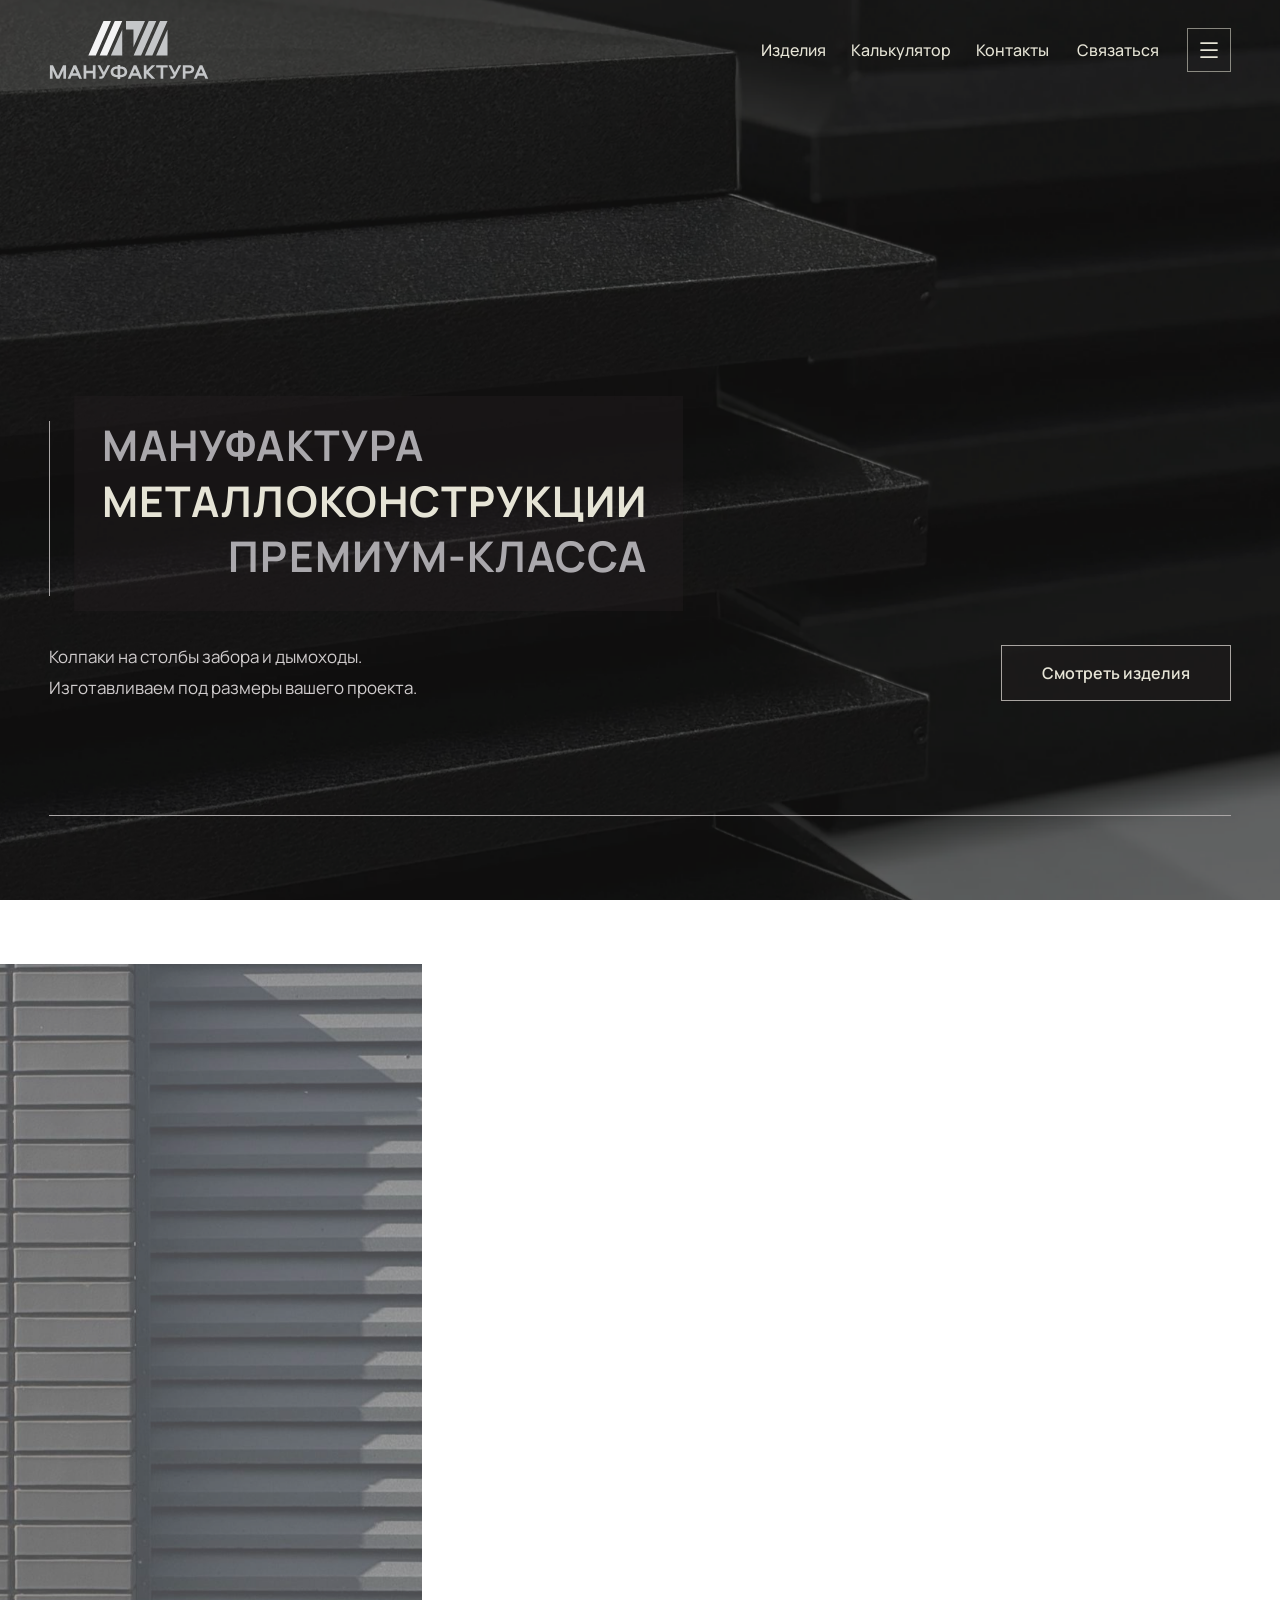
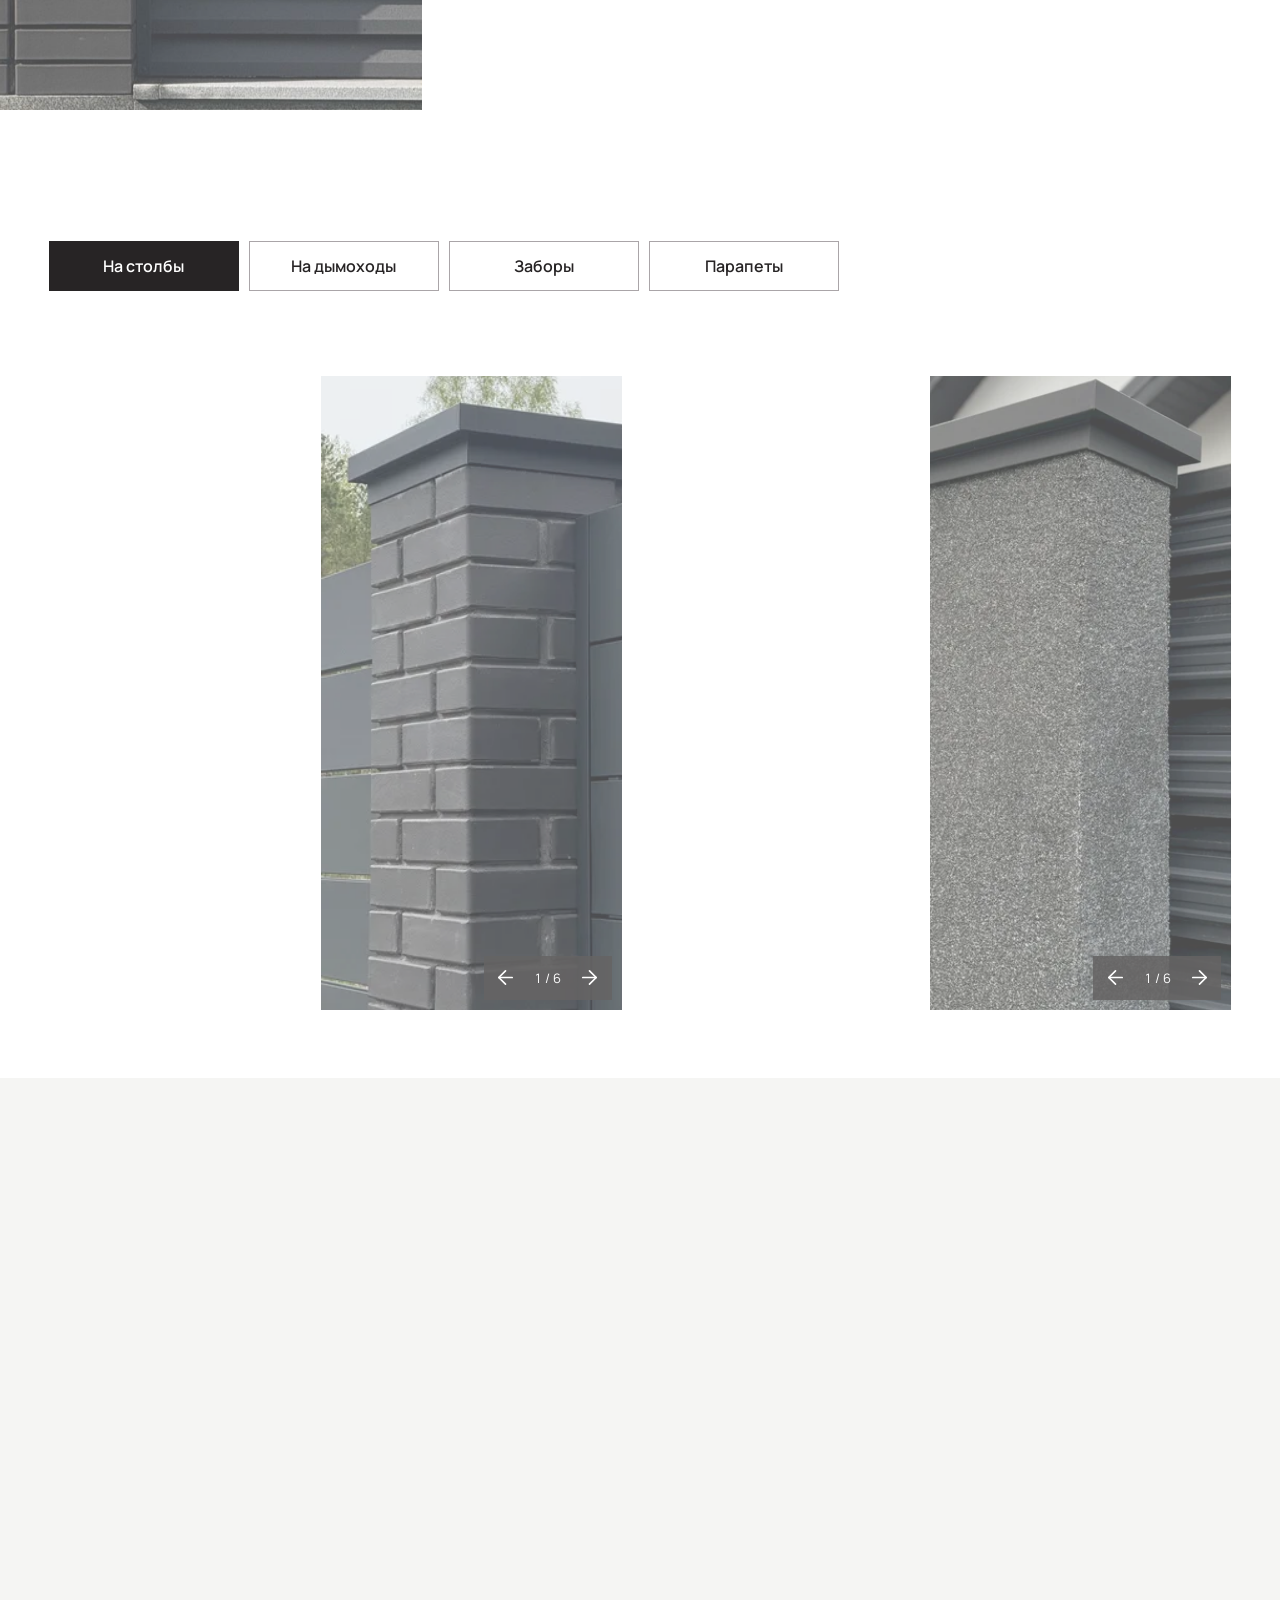
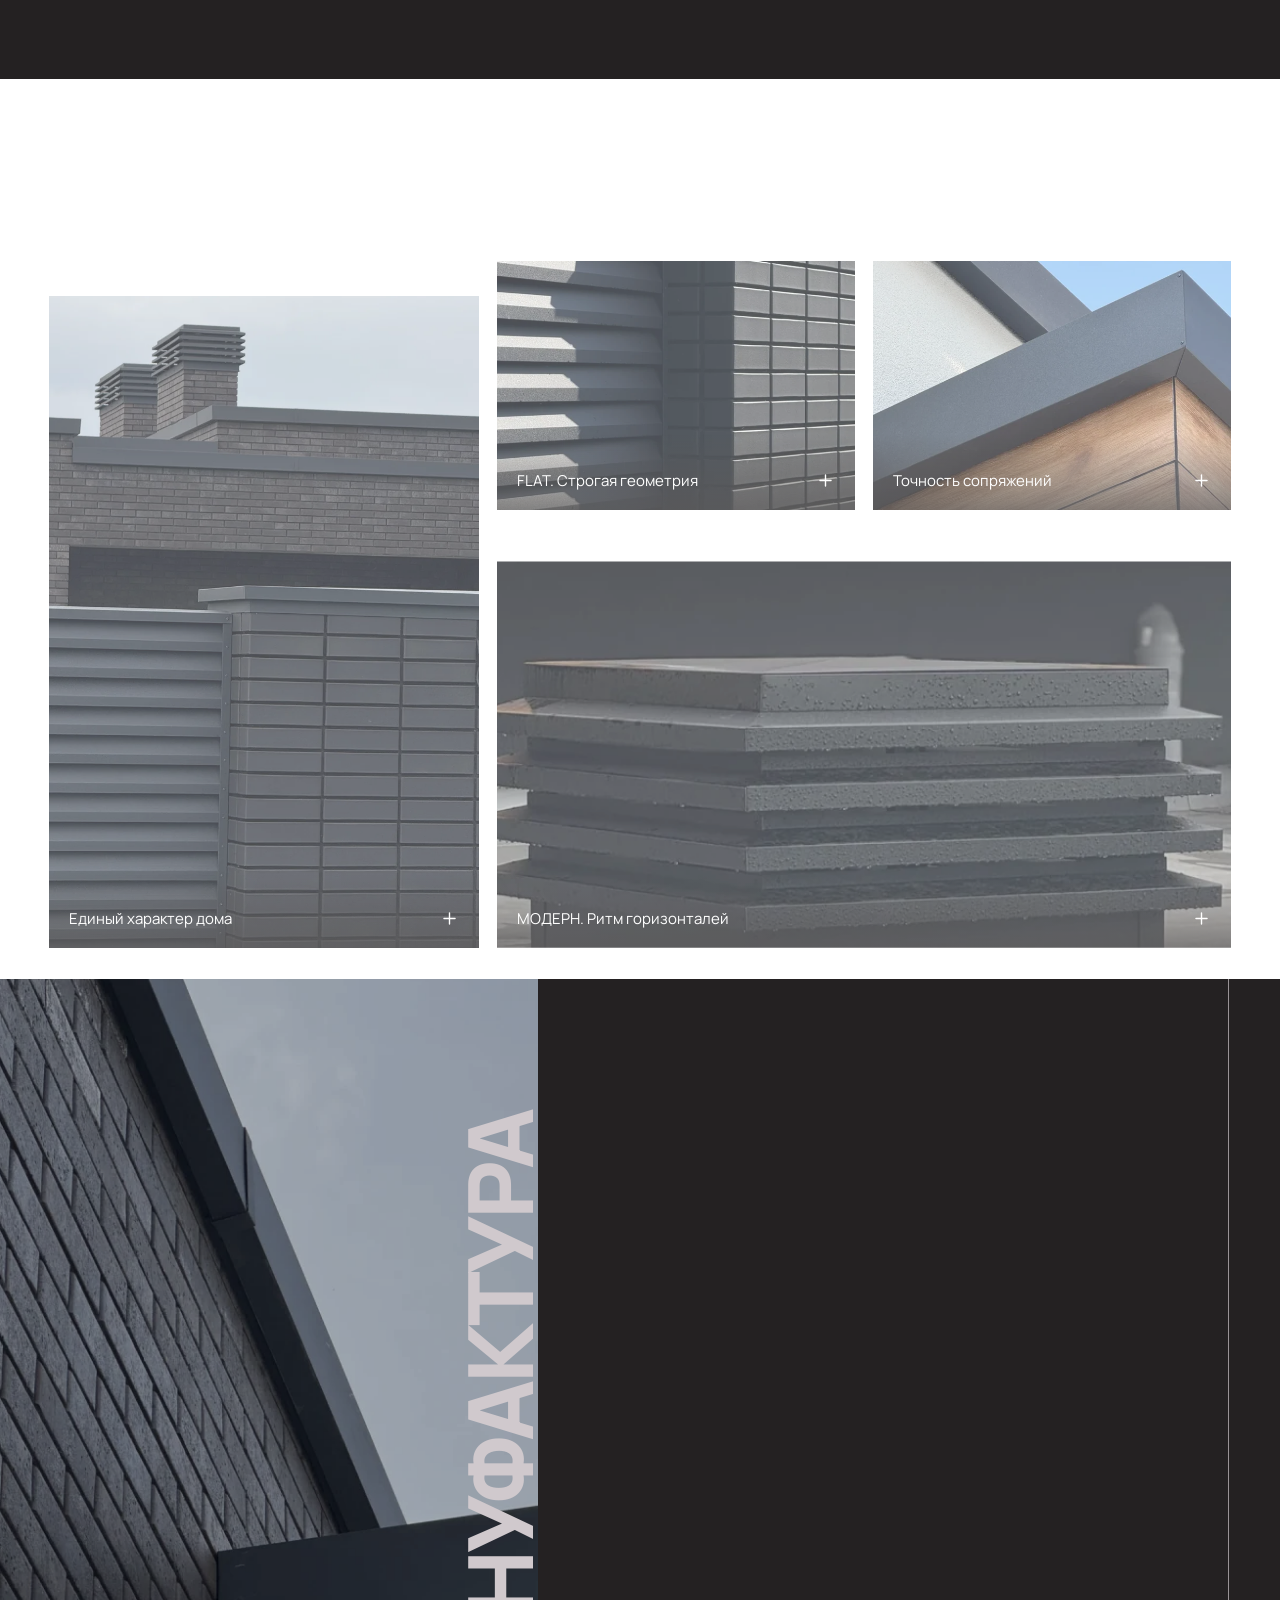
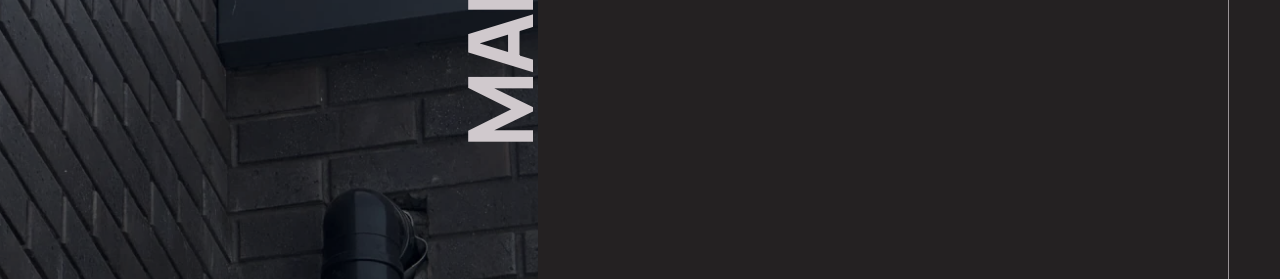
<file: index.html>
<!DOCTYPE html>
<!-- Статический сайт: index.html, css/index.css, js/index.js. Работает без сборки. -->
<html lang="ru" class="page" data-page-motion="" data-page-start="">
  <head>
    <meta charset="UTF-8">
    <meta name="viewport" content="width=device-width, initial-scale=1">
    <script src="js/utils/page-boot.js"></script>
    <meta name="theme-color" content="#222426">
    <title>Мануфактура | Колпаки на столбы и дымоходы</title>
    <meta
      name="description"
      content="Изготавливаем колпаки на столбы забора и дымоходы по вашим размерам. Собственное производство в Екатеринбурге. FLAT, МОДЕРН, КЛАССИК МОДЕРН.">
    <meta property="og:type" content="website">
    <meta property="og:locale" content="ru_RU">
    <meta property="og:site_name" content="Мануфактура">
    <meta property="og:title" content="Мануфактура | Колпаки на столбы и дымоходы">
    <meta property="og:description" content="Изготавливаем колпаки на столбы забора и дымоходы по вашим размерам. Собственное производство в Екатеринбурге. FLAT, МОДЕРН, КЛАССИК МОДЕРН.">
    <meta name="twitter:card" content="summary">
    <meta name="twitter:title" content="Мануфактура | Колпаки на столбы и дымоходы">
    <meta name="twitter:description" content="Изготавливаем колпаки на столбы забора и дымоходы по вашим размерам. Собственное производство в Екатеринбурге. FLAT, МОДЕРН, КЛАССИК МОДЕРН.">
    <link rel="icon" href="icons/logo-dark.svg" type="image/svg+xml">

    <link
      rel="preload"
      href="images/cover.webp"
      as="image"
      fetchpriority="high"
      imagesrcset="images/cover-480.webp 480w, images/cover-800.webp 800w, images/cover-1200.webp 1200w, images/cover.webp 1934w"
      imagesizes="100vw">

    <link rel="stylesheet" href="css/index.css">
    <script type="module" src="js/index.js"></script>
    <link
      rel="preload"
      href="fonts/Manrope-Regular.woff2"
      as="font"
      type="font/woff2"
      crossorigin="anonymous">
    <link
      rel="preload"
      href="fonts/Manrope-Bold.woff2"
      as="font"
      type="font/woff2"
      crossorigin="anonymous">
  </head>
  <body id="top">
    <!-- Иконки Lucide: один встроенный спрайт для всех кнопок. -->
    <svg
      xmlns="http://www.w3.org/2000/svg"
      class="icon icon--sprite"
      data-icon-sprite=""
      aria-hidden="true"
      focusable="false"
      width="0"
      height="0"
    >
      <!-- Lucide, ISC: LUCIDE-LICENSE -->
      <symbol
        id="lucide-menu"
        viewBox="0 0 24 24"
        fill="none"
        stroke="currentColor"
        stroke-width="1.75"
        stroke-linecap="round"
        stroke-linejoin="round"
      >
        <path d="M4 5h16"></path>
        <path d="M4 12h16"></path>
        <path d="M4 19h16"></path>
      </symbol>
      <symbol
        id="lucide-plus"
        viewBox="0 0 24 24"
        fill="none"
        stroke="currentColor"
        stroke-width="1.75"
        stroke-linecap="round"
        stroke-linejoin="round"
      >
        <path d="M5 12h14"></path>
        <path d="M12 5v14"></path>
      </symbol>
      <symbol
        id="lucide-arrow-right"
        viewBox="0 0 24 24"
        fill="none"
        stroke="currentColor"
        stroke-width="1.75"
        stroke-linecap="round"
        stroke-linejoin="round"
      >
        <path d="M5 12h14"></path>
        <path d="m12 5 7 7-7 7"></path>
      </symbol>
      <symbol
        id="lucide-x"
        viewBox="0 0 24 24"
        fill="none"
        stroke="currentColor"
        stroke-width="1.75"
        stroke-linecap="round"
        stroke-linejoin="round"
      >
        <path d="M18 6 6 18"></path>
        <path d="m6 6 12 12"></path>
      </symbol>
    </svg>
    <a class="skip-link" href="#main">К содержимому</a>

    <!-- Шапка -->
    <header class="header header--transparent" data-header="" data-header-overlay="">
      <a class="header__brand" href="#" aria-label="Мануфактура, на главную"
        ><img
          src="icons/logo-dark.svg"
          width="158"
          height="60"
          alt="Мануфактура"
          data-media=""
          class="media header__logo"
          data-fallback="icons/placeholder.svg"><img
          src="icons/logo-light.svg"
          width="158"
          height="60"
          alt=""
          aria-hidden="true"
          class="header__logo header__logo--light"></a>
      <nav class="header__nav" aria-label="Основная навигация">
        <a href="#products" class="header__nav-link" aria-label="Изделия">
          <span class="header__nav-window">
            <span class="header__nav-label">Изделия</span>
            <span class="header__nav-label" aria-hidden="true">Изделия</span>
          </span>
        </a>
        <a href="#calculator" class="header__nav-link" aria-label="Калькулятор">
          <span class="header__nav-window">
            <span class="header__nav-label">Калькулятор</span>
            <span class="header__nav-label" aria-hidden="true">Калькулятор</span>
          </span>
        </a>
        <a href="#contacts" class="header__nav-link" aria-label="Контакты">
          <span class="header__nav-window">
            <span class="header__nav-label">Контакты</span>
            <span class="header__nav-label" aria-hidden="true">Контакты</span>
          </span>
        </a>
      </nav>
      <button
        class="header__contact" aria-label="Связаться"
        type="button"
        data-open-request=""
        aria-haspopup="dialog"
        aria-controls="request-dialog"
      >
        <span class="header__nav-window">
          <span class="header__nav-label">Связаться</span>
          <span class="header__nav-label" aria-hidden="true">Связаться</span>
        </span>
      </button>
      <button
        class="header__toggle"
        aria-label="Открыть меню"
        aria-expanded="false"
        aria-controls="site-menu"
        type="button"
        data-menu-toggle=""
      >
        <svg class="icon header__menu-icon" aria-hidden="true" viewBox="0 0 24 24">
          <use href="#lucide-menu"></use></svg
        ><svg class="icon header__close-icon" aria-hidden="true" viewBox="0 0 24 24">
          <use href="#lucide-x"></use>
        </svg>
      </button>
    </header>
    <nav id="site-menu" class="header__menu" aria-label="Все разделы сайта" hidden data-menu="">
      <a href="#about" class="header__menu-link"><span class="header__menu-label">01 / О компании</span></a
      ><a href="#products" class="header__menu-link"><span class="header__menu-label">02 / Изделия</span></a
      ><a href="#coatings" class="header__menu-link"><span class="header__menu-label">03 / Покрытия</span></a
      ><a href="#calculator" class="header__menu-link"><span class="header__menu-label">04 / Калькулятор стоимости</span></a
      ><a href="#geography" class="header__menu-link"><span class="header__menu-label">05 / География продаж</span></a
      ><a href="#projects" class="header__menu-link"><span class="header__menu-label">06 / Галерея работ</span></a
      ><a href="#contacts" class="header__menu-link"><span class="header__menu-label">07 / Контакты</span></a
      ><button
        type="button"
        class="header__menu-contact"
        data-open-request
        aria-haspopup="dialog"
        aria-controls="request-dialog"
        ><span class="header__menu-label">Связаться</span></button>
    </nav>
    <main id="main">
      <!-- Первый экран -->
      <div data-scroll-screen="hero">
        <section class="hero" aria-labelledby="hero-title">
          <img
            class="hero__photo media parallax__image"
            src="images/cover.webp"
            width="1934"
            height="2000"
            alt="Крупный план графитовых колпаков МОДЕРН с горизонтальными ярусами, фото из презентации Мануфактуры"
            fetchpriority="high"
            data-parallax=""
            data-parallax-position="hero"
            data-media=""
            data-fallback="icons/placeholder.svg"
            decoding="async"
            srcset="
              images/cover-480.webp   480w,
              images/cover-800.webp   800w,
              images/cover-1200.webp 1200w,
              images/cover.webp      1934w
            "
            sizes="100vw">
          <div class="hero__content">
            <div class="hero__heading">
              <h1 id="hero-title" class="hero__title" data-reveal="heading">
                <span class="hero__name hero__line">МАНУФАКТУРА</span
                ><span class="hero__subject hero__line">МЕТАЛЛОКОНСТРУКЦИИ</span
                ><span class="hero__premium hero__line">ПРЕМИУМ-КЛАССА</span>
              </h1>
            </div>
            <div class="hero__description" data-reveal="fade">
              <p class="hero__copy">
                Колпаки на столбы забора и дымоходы.<br>Изготавливаем под размеры вашего проекта.
              </p>
              <a href="#products" class="button button--outline">Смотреть изделия</a>
            </div>
          </div>
          <span class="hero__rule" aria-hidden="true"></span>
        </section>
      </div>

      <!-- О компании -->
      <div data-scroll-screen="about">
        <section id="about" class="about about--side" aria-labelledby="about-title">
          <div class="about__photo" data-reveal="image">
            <img src="images/about-fence.jpg" width="963" height="1280" loading="lazy" decoding="async" data-parallax="" data-media="" data-fallback="icons/placeholder.svg" class="media parallax__image" alt="Графитовый колпак на кирпичном столбе и ограждение с металлическими ламелями">
          </div>
          <div class="about__copy">
            <div class="about__heading">
              <span class="section-index about__index" aria-hidden="true" data-reveal="frame">01</span>
              <h2 id="about-title" data-reveal="heading">О компании</h2>
            </div>
            <p class="about__intro" data-reveal="fade">Более 10 лет мы производим изделия из листового металла для частного и коммерческого строительства.</p>
            <div class="about__details" data-reveal="fade">
              <div class="about__production">
                <h3>Что производим</h3>
                <ul class="about__products" role="list">
                  <li>Колпаки на заборные столбы и вентшахты</li>
                  <li>Ламели для секций заборов</li>
                  <li>Парапеты плоской кровли</li>
                  <li>Другие фасонные изделия</li>
                </ul>
              </div>
              <div>
                <h3>Собственное производство</h3>
                <p>Работаем на профессиональных станках STALEX, TAPCO и МобиПроф. Используем сертифицированное сырьё, надёжный крепёж и фурнитуру.</p>
                <p>Разрабатываем технические решения, которые делают изделия надёжными и долговечными.</p>
              </div>
            </div>
            <div class="about__principles" data-reveal="fade">
              <h3>Наши принципы</h3>
              <ul>
                <li>Качество</li>
                <li>Точность до миллиметра</li>
                <li>Внимание к деталям</li>
              </ul>
            </div>
            <p class="about__sign" data-reveal="fade">Мануфактура – <span>качество без компромиссов.</span></p>
          </div>
          <span class="rule" aria-hidden="true" data-reveal="line"></span>
        </section>
      </div>

      <!-- Изделия -->
      <div data-scroll-screen="products">
        <section
          id="products"
          class="section catalog"
          data-catalog=""
          data-calculator-target="calculator"
          data-product-lightbox="gallery-dialog"
          data-gallery-root=""
          data-lightbox-target="blueprint-dialog"
        >
          <div class="section-heading section-heading--wide">
            <span class="section-index catalog__index" data-reveal="frame"
              ><img
                src="images/flat-detail.webp"
                alt=""
                aria-hidden="true"
                loading="lazy"
                data-media=""
                class="media catalog__index-photo"
                data-fallback="icons/placeholder.svg"
                width="750"
                height="1000"
                decoding="async"
                srcset="images/flat-detail-480.webp 480w, images/flat-detail.webp 750w"
                sizes="50vw">02</span
            >
            <h2 data-reveal="heading" class="section-heading__title">ИЗДЕЛИЯ</h2>
            <div class="catalog__intro">
              <p data-reveal="fade" class="catalog__description">Колпаки на столбы и дымоходы, заборы и кровельные парапеты.</p>
              <div
                class="catalog__tabs"
                role="tablist"
                aria-label="Тип изделия"
                data-catalog-tabs=""
                hidden
              >
                <button
                  type="button"
                  role="tab"
                  id="catalog-posts-tab"
                  aria-controls="catalog-posts"
                  aria-selected="true"
                  tabindex="0"
                  data-catalog-tab="0"
                  class="catalog__tab"
                >
                  На столбы</button
                ><button
                  type="button"
                  role="tab"
                  id="catalog-chimneys-tab"
                  aria-controls="catalog-chimneys"
                  aria-selected="false"
                  tabindex="-1"
                  data-catalog-tab="1"
                  class="catalog__tab"
                >
                  На дымоходы
                </button>
                <button
                  type="button"
                  role="tab"
                  id="catalog-fences-tab"
                  aria-controls="catalog-fences"
                  aria-selected="false"
                  tabindex="-1"
                  data-catalog-tab="2"
                  class="catalog__tab"
                >
                  Заборы
                </button>
                <button
                  type="button"
                  role="tab"
                  id="catalog-parapets-tab"
                  aria-controls="catalog-parapets"
                  aria-selected="false"
                  tabindex="-1"
                  data-catalog-tab="3"
                  class="catalog__tab"
                >
                  Парапеты
                </button>
              </div>
            </div>
          </div>
          <div class="catalog__grid">
            <div
              class="catalog__panel"
              id="catalog-posts"
              role="tabpanel"
              aria-labelledby="catalog-posts-tab"
              data-catalog-panel=""
            >
              <article class="product">
                <div class="product__copy" data-reveal="fade">
                  <p class="product__purpose">На столб забора</p>
                  <h3 class="product__title">ФЛЭТ<span class="product__subtitle">60 мм</span></h3>
                  <p class="product__description">
                    Плоская форма и скрытый крепёж. Колпак, который продолжает строгую геометрию
                    ограждения.
                  </p>
                  <dl class="product__specs">
                    <div class="product__spec-row">
                      <dt class="product__term">Высота</dt>
                      <dd class="product__value">60 мм</dd>
                    </div>
                    <div class="product__spec-row">
                      <dt class="product__term">Размеры и количество</dt>
                      <dd class="product__value">Под ваш проект</dd>
                    </div>
                    <div class="product__spec-row">
                      <dt class="product__term">Крепёж</dt>
                      <dd class="product__value">Скрытый</dd>
                    </div>
                  </dl>
                  <a
                    class="product__blueprint"
                    href="icons/drawing-flat.svg"
                    aria-label="Увеличить чертёж ФЛЭТ, карточка 60 мм"
                    data-gallery=""
                  >
                    <span class="product__blueprint-heading">
                      <span>Чертёж</span>
                      <span class="product__blueprint-zoom">Увеличить
                        <svg aria-hidden="true" viewBox="0 0 24 24"><use href="#lucide-plus"></use></svg>
                      </span>
                    </span>
                    <img
                      src="icons/drawing-flat.svg"
                      alt="ФЛЭТ · общий чертёж линейки"
                      loading="lazy"
                      data-media=""
                      class="media product__drawing"
                      data-fallback="icons/placeholder.svg"
                      width="552"
                      height="220"
                      decoding="async">
                  </a>
                  <button
                    class="button button--dark product__select"
                    data-product="flat60"
                    type="button"
                  >
                    Подобрать размер
                  </button>
                </div>
                <div class="product__image" data-product-gallery="flat-60" data-product-photos="flat-60-02:729x1200:26 flat-60-03:900x1200:50 flat-60-04:900x1200:72 flat-60-05:900x1200:56 flat-60-06:778x1200:15" data-reveal="image" role="group" aria-label="Колпак ФЛЭТ 60 мм">
                  <img
                    class="media product__photo" style="--product-photo-y: 4%"
                    src="images/products/flat-60-01.webp"
                    srcset="images/products/flat-60-01-480.webp 480w, images/products/flat-60-01.webp 900w"
                    sizes="(max-width: 600px) 100vw, (max-width: 1120px) 50vw, 26vw"
                    width="900"
                    height="1200"
                    alt="Колпак ФЛЭТ 60 мм"
                    loading="lazy"
                    decoding="async"
                    data-media=""
                    data-fallback="icons/placeholder.svg">
                </div>
              </article>
              <article class="product">
                <div class="product__copy" data-reveal="fade">
                  <p class="product__purpose">На столб забора</p>
                  <h3 class="product__title">ФЛЭТ<span class="product__subtitle">80 мм</span></h3>
                  <p class="product__description">
                    Более высокий профиль для массивных столбов. Лаконичная форма без видимого
                    крепежа.
                  </p>
                  <dl class="product__specs">
                    <div class="product__spec-row">
                      <dt class="product__term">Высота</dt>
                      <dd class="product__value">80 мм</dd>
                    </div>
                    <div class="product__spec-row">
                      <dt class="product__term">Размеры и количество</dt>
                      <dd class="product__value">Под ваш проект</dd>
                    </div>
                    <div class="product__spec-row">
                      <dt class="product__term">Крепёж</dt>
                      <dd class="product__value">Скрытый</dd>
                    </div>
                  </dl>
                  <a
                    class="product__blueprint"
                    href="icons/drawing-flat.svg"
                    aria-label="Увеличить чертёж ФЛЭТ, карточка 80 мм"
                    data-gallery=""
                  >
                    <span class="product__blueprint-heading">
                      <span>Чертёж</span>
                      <span class="product__blueprint-zoom">Увеличить
                        <svg aria-hidden="true" viewBox="0 0 24 24"><use href="#lucide-plus"></use></svg>
                      </span>
                    </span>
                    <img
                      src="icons/drawing-flat.svg"
                      alt="ФЛЭТ · общий чертёж линейки"
                      loading="lazy"
                      data-media=""
                      class="media product__drawing"
                      data-fallback="icons/placeholder.svg"
                      width="552"
                      height="220"
                      decoding="async">
                  </a>
                  <button
                    class="button button--dark product__select"
                    data-product="flat80"
                    type="button"
                  >
                    Подобрать размер
                  </button>
                </div>
                <div class="product__image" data-product-gallery="flat-80" data-product-photos="flat-80-01:900x1200:0 flat-80-02:900x1200:30 flat-80-03:900x1200:0 flat-80-04:900x1200:16 shared-4898:900x1200:12" data-reveal="image" role="group" aria-label="Колпак ФЛЭТ 80 мм">
                  <img
                    class="media product__photo" style="--product-photo-y: 22%"
                    src="images/products/flat-80-05.webp"
                    srcset="images/products/flat-80-05-480.webp 480w, images/products/flat-80-05.webp 675w"
                    sizes="(max-width: 600px) 100vw, (max-width: 1120px) 50vw, 26vw"
                    width="675"
                    height="1200"
                    alt="Колпак ФЛЭТ 80 мм"
                    loading="lazy"
                    decoding="async"
                    data-media=""
                    data-fallback="icons/placeholder.svg">
                </div>
              </article>
            </div>
            <div
              class="catalog__panel catalog__panel--chimneys"
              id="catalog-chimneys"
              role="tabpanel"
              aria-labelledby="catalog-chimneys-tab"
              data-catalog-panel=""
            >
              <article class="product">
                <div class="product__copy" data-reveal="fade">
                  <p class="product__purpose">На дымоход</p>
                  <h3 class="product__title">МОДЕРН</h3>
                  <p class="product__description">
                    Плоская верхняя крышка и горизонтальный ритм ярусов. Размеры и количество ярусов
                    под задачу.
                  </p>
                  <dl class="product__specs">
                    <div class="product__spec-row">
                      <dt class="product__term">Назначение</dt>
                      <dd class="product__value">Зонт на трубу</dd>
                    </div>
                    <div class="product__spec-row">
                      <dt class="product__term">Количество ярусов</dt>
                      <dd class="product__value">3 и более</dd>
                    </div>
                    <div class="product__spec-row">
                      <dt class="product__term">Размеры</dt>
                      <dd class="product__value">Индивидуальные</dd>
                    </div>
                  </dl>
                  <a
                    class="product__blueprint"
                    href="icons/drawing-modern.svg"
                    aria-label="Увеличить чертёж МОДЕРН"
                    data-gallery=""
                  >
                    <span class="product__blueprint-heading">
                      <span>Чертёж</span>
                      <span class="product__blueprint-zoom">Увеличить
                        <svg aria-hidden="true" viewBox="0 0 24 24"><use href="#lucide-plus"></use></svg>
                      </span>
                    </span>
                    <img
                      src="icons/drawing-modern.svg"
                      alt="Чертёж модели МОДЕРН"
                      loading="lazy"
                      data-media=""
                      class="media product__drawing"
                      data-fallback="icons/placeholder.svg"
                      width="836"
                      height="394"
                      decoding="async">
                  </a>
                  <button
                    class="button button--dark product__select"
                    data-product="modern"
                    type="button"
                  >
                    Подобрать размер
                  </button>
                </div>
                <div class="product__image" data-product-gallery="modern" data-product-photos="modern-02:900x1200:8 modern-03:954x1200:66 modern-04:900x1200:21 modern-05:675x1200:55 shared-4898:900x1200:12" data-reveal="image" role="group" aria-label="Колпак МОДЕРН">
                  <img
                    class="media product__photo" style="--product-photo-y: 53%"
                    src="images/products/modern-01.webp"
                    srcset="images/products/modern-01-480.webp 480w, images/products/modern-01.webp 852w"
                    sizes="(max-width: 600px) 100vw, (max-width: 1120px) 50vw, 26vw"
                    width="852"
                    height="1200"
                    alt="Колпак МОДЕРН"
                    loading="lazy"
                    decoding="async"
                    data-media=""
                    data-fallback="icons/placeholder.svg">
                </div>
              </article>
              <article class="product">
                <div class="product__copy" data-reveal="fade">
                  <p class="product__purpose">На дымоход</p>
                  <h3 class="product__title">КЛАССИК<br>МОДЕРН</h3>
                  <p class="product__description">
                    Скатная крышка и чёткие линии металлических ярусов. Классическая форма в
                    современном исполнении.
                  </p>
                  <dl class="product__specs">
                    <div class="product__spec-row">
                      <dt class="product__term">Назначение</dt>
                      <dd class="product__value">Зонт на трубу</dd>
                    </div>
                    <div class="product__spec-row">
                      <dt class="product__term">Форма крышки</dt>
                      <dd class="product__value">Скатная</dd>
                    </div>
                    <div class="product__spec-row">
                      <dt class="product__term">Размеры</dt>
                      <dd class="product__value">Индивидуальные</dd>
                    </div>
                  </dl>
                  <a
                    class="product__blueprint"
                    href="icons/drawing-classic.svg"
                    aria-label="Увеличить чертёж КЛАССИК МОДЕРН"
                    data-gallery=""
                  >
                    <span class="product__blueprint-heading">
                      <span>Чертёж</span>
                      <span class="product__blueprint-zoom">Увеличить
                        <svg aria-hidden="true" viewBox="0 0 24 24"><use href="#lucide-plus"></use></svg>
                      </span>
                    </span>
                    <img
                      src="icons/drawing-classic.svg"
                      alt="Чертёж модели КЛАССИК МОДЕРН"
                      loading="lazy"
                      data-media=""
                      class="media product__drawing"
                      data-fallback="icons/placeholder.svg"
                      width="943"
                      height="536"
                      decoding="async">
                  </a>
                  <button
                    class="button button--dark product__select"
                    data-product="classic"
                    type="button"
                  >
                    Подобрать размер
                  </button>
                </div>
                <div class="product__image" data-product-gallery="classic-modern" data-product-photos="classic-modern-02:900x1200:58 classic-modern-03:900x1200:48 classic-modern-04:900x1200:17 classic-modern-05:900x1200:36 classic-modern-06:900x1200:43" data-reveal="image" role="group" aria-label="Колпак КЛАССИК МОДЕРН">
                  <img
                    class="media product__photo" style="--product-photo-y: 54%"
                    src="images/products/classic-modern-01.webp"
                    srcset="images/products/classic-modern-01-480.webp 480w, images/products/classic-modern-01.webp 919w"
                    sizes="(max-width: 600px) 100vw, (max-width: 1120px) 50vw, 26vw"
                    width="919"
                    height="1200"
                    alt="Колпак КЛАССИК МОДЕРН"
                    loading="lazy"
                    decoding="async"
                    data-media=""
                    data-fallback="icons/placeholder.svg">
                </div>
              </article>
            </div>
            <div
              class="catalog__panel"
              id="catalog-fences"
              role="tabpanel"
              aria-labelledby="catalog-fences-tab"
              data-catalog-panel=""
              hidden
            >
              <article class="product product--quote">
                <div class="product__image" data-product-gallery="texas" data-product-photos="texas-02:900x1200:24 texas-03:896x1017:40 texas-04:900x1200:36 texas-05:839x1200:47 texas-06:747x1200:45" data-reveal="image" role="group" aria-label="Забор «Техас»">
                  <img
                    class="media product__photo" style="--product-photo-y: 34%"
                    src="images/products/texas-01.webp"
                    srcset="images/products/texas-01-480.webp 480w, images/products/texas-01.webp 1132w"
                    sizes="(max-width: 600px) 100vw, 50vw"
                    width="1132"
                    height="1200"
                    alt="Забор «Техас»"
                    loading="lazy"
                    decoding="async"
                    data-media=""
                    data-fallback="icons/placeholder.svg">
                </div>
                <div class="product__copy" data-reveal="fade">
                  <p class="product__purpose">Забор</p>
                  <h3 class="product__title">ТЕХАС</h3>
                  <p class="product__description">Двусторонние ламели с вкладышем жёсткости. Благодаря уникальной технологии производства ламелям не нужны промежуточные стойки даже на большой длине.</p>
                  <dl class="product__specs">
                    <div class="product__spec-row">
                      <dt class="product__term">Высота ламели</dt>
                      <dd class="product__value">150–300 мм</dd>
                    </div>
                    <div class="product__spec-row">
                      <dt class="product__term">Длина ламели</dt>
                      <dd class="product__value">До 3200 мм</dd>
                    </div>
                    <div class="product__spec-row">
                      <dt class="product__term">Толщина ламели</dt>
                      <dd class="product__value">30 мм</dd>
                    </div>
                    <div class="product__spec-row">
                      <dt class="product__term">Зазор между ламелями</dt>
                      <dd class="product__value">На выбор</dd>
                    </div>
                    <div class="product__spec-row">
                      <dt class="product__term">Комплектация</dt>
                      <dd class="product__value">Двухслойные направляющие, ламели, крепёж</dd>
                    </div>
                  </dl>
                  <button
                    class="button button--dark product__select"
                    data-open-request="texas"
                    aria-haspopup="dialog"
                    type="button"
                  >
                    Рассчитать стоимость
                  </button>
                </div>
              </article>
              <article class="product product--quote">
                <div class="product__image" data-product-gallery="tokyo" data-product-photos="tokyo-02:900x1200:8 tokyo-03:900x1200:12 tokyo-04:910x1200:27 tokyo-05:900x1200:64 tokyo-06:871x1200:26 tokyo-07:900x1200:35 shared-4898:900x1200:33" data-reveal="image" role="group" aria-label="Забор «Токио»">
                  <img
                    class="media product__photo" style="--product-photo-y: 64%"
                    src="images/products/tokyo-01.webp"
                    srcset="images/products/tokyo-01-480.webp 480w, images/products/tokyo-01.webp 900w"
                    sizes="(max-width: 600px) 100vw, 50vw"
                    width="900"
                    height="1200"
                    alt="Забор «Токио»"
                    loading="lazy"
                    decoding="async"
                    data-media=""
                    data-fallback="icons/placeholder.svg">
                </div>
                <div class="product__copy" data-reveal="fade">
                  <p class="product__purpose">Забор</p>
                  <h3 class="product__title">ТОКИО</h3>
                  <p class="product__description">Двусторонние ламели с перфорацией под заклёпки, которая исключает деформацию при линейном расширении металла.</p>
                  <dl class="product__specs">
                    <div class="product__spec-row">
                      <dt class="product__term">Длина ламели</dt>
                      <dd class="product__value">До 3200 мм</dd>
                    </div>
                    <div class="product__spec-row">
                      <dt class="product__term">Толщина ламели</dt>
                      <dd class="product__value">80 мм</dd>
                    </div>
                    <div class="product__spec-row">
                      <dt class="product__term">Комплектация</dt>
                      <dd class="product__value">Двухслойные направляющие, рядовые и завершающая ламели, крепёж</dd>
                    </div>
                  </dl>
                  <button
                    class="button button--dark product__select"
                    data-open-request="tokyo"
                    aria-haspopup="dialog"
                    type="button"
                  >
                    Рассчитать стоимость
                  </button>
                </div>
              </article>
            </div>
            <div
              class="catalog__panel catalog__panel--single"
              id="catalog-parapets"
              role="tabpanel"
              aria-labelledby="catalog-parapets-tab"
              data-catalog-panel=""
              hidden
            >
              <article class="product product--quote">
                <div class="product__image" data-product-gallery="parapet" data-product-photos="parapet-02:900x1200:16 parapet-03:900x1200:37 parapet-04:900x1200:0 parapet-05:900x1200:9 parapet-06:900x1200:39 parapet-07:881x1200:35 parapet-08:900x1200:28 shared-4898:900x1200:12" data-reveal="image" role="group" aria-label="Парапет плоской кровли">
                  <img
                    class="media product__photo" style="--product-photo-y: 14%"
                    src="images/products/parapet-01.webp"
                    srcset="images/products/parapet-01-480.webp 480w, images/products/parapet-01.webp 900w"
                    sizes="(max-width: 600px) 100vw, 50vw"
                    width="900"
                    height="1200"
                    alt="Парапет плоской кровли"
                    loading="lazy"
                    decoding="async"
                    data-media=""
                    data-fallback="icons/placeholder.svg">
                </div>
                <div class="product__copy" data-reveal="fade">
                  <p class="product__purpose">Для плоской кровли</p>
                  <h3 class="product__title">ПАРАПЕТ</h3>
                  <p class="product__description">Металлический парапет с технологией скрытых замков. На лицевой стороне нет видимого крепежа. Можно установить скрытую неоновую подсветку.</p>
                  <dl class="product__specs">
                    <div class="product__spec-row">
                      <dt class="product__term">Подконструкция</dt>
                      <dd class="product__value">Шляпный профиль, изготовленный под заданный размер и угол, и сплошное основание</dd>
                    </div>
                  </dl>
                  <button
                    class="button button--dark product__select"
                    data-open-request="roof-parapet"
                    aria-haspopup="dialog"
                    type="button"
                  >
                    Рассчитать стоимость
                  </button>
                </div>
              </article>
            </div>
          </div>
          <template data-product-photo-controls>
            <button class="product__photo-open" type="button" data-product-photo-open aria-haspopup="dialog" aria-controls="gallery-dialog">
              <svg aria-hidden="true" viewBox="0 0 24 24"><use href="#lucide-plus"></use></svg>
            </button>
            <div class="product__photo-controls">
              <button type="button" data-photo-step="-1" aria-label="Предыдущее фото">
                <svg aria-hidden="true" viewBox="0 0 24 24"><use href="#lucide-arrow-right"></use></svg>
              </button>
              <output data-photo-count></output>
              <button type="button" data-photo-step="1" aria-label="Следующее фото">
                <svg aria-hidden="true" viewBox="0 0 24 24"><use href="#lucide-arrow-right"></use></svg>
              </button>
            </div>
          </template>
        </section>
      </div>

      <div data-scroll-screen="coatings">
        <section id="coatings" class="section coatings" aria-labelledby="coatings-title" data-gallery-root="" data-lightbox-target="gallery-dialog">
          <div class="section-heading section-heading--wide">
            <span class="section-index" data-reveal="frame">03</span>
            <h2 id="coatings-title" class="section-heading__title" data-reveal="heading">ПОКРЫТИЯ</h2>
            <p class="section-heading__description" data-reveal="fade">Сравните пять покрытий, которые мы используем для наших изделий.</p>
          </div>
          <p class="coatings__hint"><span aria-hidden="true">↔</span> Листайте таблицу вбок</p>
          <div class="coatings__scroll" role="region" aria-label="Сравнительная таблица покрытий" tabindex="0" data-reveal="fade">
            <table class="coatings__table">
              <thead>
                <tr>
                  <th scope="col">Характеристика</th>
                  <th scope="col">Drap TX</th>
                  <th scope="col">Satin</th>
                  <th scope="col">Velur X</th>
                  <th scope="col">PurPro</th>
                  <th scope="col">PurPro Matt</th>
                </tr>
              </thead>
              <tbody>
                <tr>
                  <th scope="row">Визуализация фактуры</th>
                  <td>
                    <button class="coatings__zoom" type="button" data-gallery="" data-gallery-caption="Drap TX" aria-label="Увеличить фактуру Drap TX" aria-haspopup="dialog">
                      <img class="coatings__swatch" src="images/coating-drap-tx.webp" data-full-src="images/coating-drap-tx-large.webp" width="640" height="320" loading="lazy" decoding="async" alt="Мелкозернистая матовая поверхность">
                      <svg class="coatings__zoom-icon" aria-hidden="true" viewBox="0 0 24 24"><use href="#lucide-plus"></use></svg>
                    </button>
                  </td>
                  <td>
                    <button class="coatings__zoom" type="button" data-gallery="" data-gallery-caption="Satin" aria-label="Увеличить фактуру Satin" aria-haspopup="dialog">
                      <img class="coatings__swatch" src="images/coating-satin.webp" data-full-src="images/coating-satin-large.webp" width="640" height="320" loading="lazy" decoding="async" alt="Гладкая глянцевая поверхность">
                      <svg class="coatings__zoom-icon" aria-hidden="true" viewBox="0 0 24 24"><use href="#lucide-plus"></use></svg>
                    </button>
                  </td>
                  <td>
                    <button class="coatings__zoom" type="button" data-gallery="" data-gallery-caption="Velur X" aria-label="Увеличить фактуру Velur X" aria-haspopup="dialog">
                      <img class="coatings__swatch" src="images/coating-velur-x.webp" data-full-src="images/coating-velur-x-large.webp" width="640" height="320" loading="lazy" decoding="async" alt="Матовая поверхность с выраженным рельефом">
                      <svg class="coatings__zoom-icon" aria-hidden="true" viewBox="0 0 24 24"><use href="#lucide-plus"></use></svg>
                    </button>
                  </td>
                  <td>
                    <button class="coatings__zoom" type="button" data-gallery="" data-gallery-caption="PurPro" aria-label="Увеличить фактуру PurPro" aria-haspopup="dialog">
                      <img class="coatings__swatch" src="images/coating-purpro.webp" data-full-src="images/coating-purpro-large.webp" width="640" height="320" loading="lazy" decoding="async" alt="Глянцевая поверхность с лёгким микрорельефом">
                      <svg class="coatings__zoom-icon" aria-hidden="true" viewBox="0 0 24 24"><use href="#lucide-plus"></use></svg>
                    </button>
                  </td>
                  <td>
                    <button class="coatings__zoom" type="button" data-gallery="" data-gallery-caption="PurPro Matt" aria-label="Увеличить фактуру PurPro Matt" aria-haspopup="dialog">
                      <img class="coatings__swatch" src="images/coating-purpro-matt.webp" data-full-src="images/coating-purpro-matt-large.webp" width="640" height="320" loading="lazy" decoding="async" alt="Ровная матовая поверхность с тонкой фактурой">
                      <svg class="coatings__zoom-icon" aria-hidden="true" viewBox="0 0 24 24"><use href="#lucide-plus"></use></svg>
                    </button>
                  </td>
                </tr>
                <tr>
                  <th scope="row">Класс покрытия</th>
                  <td>Premium</td>
                  <td>Premium</td>
                  <td>Elite</td>
                  <td>Elite</td>
                  <td>Elite</td>
                </tr>
                <tr>
                  <th scope="row">Толщина стальной основы</th>
                  <td>0,5 мм</td>
                  <td>0,5 мм</td>
                  <td>0,5 мм</td>
                  <td>0,5 мм</td>
                  <td>0,5 мм</td>
                </tr>
                <tr>
                  <th scope="row">Содержание цинка</th>
                  <td>Zn 100–140 г/м²</td>
                  <td>Zn 100–140 г/м²</td>
                  <td>Zn 275 г/м²</td>
                  <td>Zn 275 г/м²</td>
                  <td>Zn 275 г/м²</td>
                </tr>
                <tr>
                  <th scope="row">Тип полимерного покрытия</th>
                  <td>Полиэфирное</td>
                  <td>Полиэфирное</td>
                  <td>Полиэфирное</td>
                  <td>Полиуретановое</td>
                  <td>Полиуретановое</td>
                </tr>
                <tr>
                  <th scope="row">Толщина полимерного слоя</th>
                  <td>25 мкм</td>
                  <td>25 мкм</td>
                  <td>30–35 мкм</td>
                  <td>40 мкм</td>
                  <td>50 мкм</td>
                </tr>
                <tr>
                  <th scope="row">Тип поверхности</th>
                  <td>Матовая, Soft Touch</td>
                  <td>Глянцевая</td>
                  <td>Матовая, текстурная</td>
                  <td>Глянцевая</td>
                  <td>Матовая</td>
                </tr>
                <tr>
                  <th scope="row">Гарантия на технические характеристики</th>
                  <td>20 лет</td>
                  <td>20 лет</td>
                  <td>25 лет</td>
                  <td>40 лет</td>
                  <td>40 лет</td>
                </tr>
                <tr>
                  <th scope="row">Гарантия на внешний вид</th>
                  <td>10 лет</td>
                  <td>10 лет</td>
                  <td>15 лет</td>
                  <td>20 лет</td>
                  <td>20 лет</td>
                </tr>
              </tbody>
            </table>
          </div>
        </section>
      </div>

      <!-- Подбор комплектации -->
      <div data-scroll-screen="calculator">
        <section
          id="calculator"
          class="section calculator"
          data-calculator=""
          data-request-target="request-dialog"
        >
          <div class="section-heading section-heading--wide">
            <span class="section-index" data-reveal="frame">04</span>
            <h2 data-reveal="heading" class="section-heading__title">КАЛЬКУЛЯТОР<br>СТОИМОСТИ</h2>
            <p data-reveal="fade" class="section-heading__description">
              Выберите изделие, размеры и количество.<br>Менеджер уточнит комплектацию и цену.
            </p>
          </div>
          <div class="calculator__layout">
            <form id="calculator-form" class="calculator__form" data-calculator-form="" novalidate>
              <fieldset data-reveal="fade" class="calculator__fieldset">
                <legend class="calculator__legend">
                  <span class="calculator__step">01</span> Модель изделия
                </legend>
                <div class="calculator__models">
                  <label class="calculator__model-option"
                    ><input
                      type="radio"
                      name="product"
                      value="flat60"
                      checked
                      class="calculator__model-radio"><span class="calculator__model-label">ФЛЭТ 60</span></label
                  ><label class="calculator__model-option"
                    ><input
                      type="radio"
                      name="product"
                      value="flat80"
                      class="calculator__model-radio"><span class="calculator__model-label">ФЛЭТ 80</span></label
                  ><label class="calculator__model-option"
                    ><input
                      type="radio"
                      name="product"
                      value="modern"
                      class="calculator__model-radio"><span class="calculator__model-label">МОДЕРН</span></label
                  ><label class="calculator__model-option"
                    ><input
                      type="radio"
                      name="product"
                      value="classic"
                      class="calculator__model-radio"><span class="calculator__model-label">КЛАССИК МОДЕРН</span></label
                  >
                </div>
              </fieldset>
              <fieldset data-reveal="fade" class="calculator__fieldset">
                <legend class="calculator__legend">
                  <span class="calculator__step">02</span> Размеры и количество
                </legend>
                <div data-sizes><div class="calculator__size-row" data-size-row><div class="calculator__size-heading"><span data-size-title>Размер 1</span></div><div class="calculator__measurements">
                  <label class="calculator__measurement"
                    >Длина, мм<input
                      type="number"
                      name="length"
                      min="100"
                      max="3000"
                      step="1"
                      value="400"
                      required
                      inputmode="numeric"
                      class="calculator__input"></label
                  ><span class="calculator__times" aria-hidden="true">×</span
                  ><label class="calculator__measurement"
                    >Ширина, мм<input
                      type="number"
                      name="width"
                      min="100"
                      max="3000"
                      step="1"
                      value="400"
                      required
                      inputmode="numeric"
                      class="calculator__input"></label>
                  <div class="calculator__quantity-label calculator__measurement">
                    <label for="calculator-quantity">Количество</label
                    ><span class="calculator__quantity"
                      ><button
                        type="button"
                        data-quantity="-1"
                        aria-label="Уменьшить количество"
                        class="calculator__quantity-button"
                      >
                        −</button
                      ><input
                        type="number"
                        name="quantity"
                        aria-label="Количество, шт."
                        min="1"
                        max="999"
                        step="1"
                        value="1"
                        required
                        inputmode="numeric"
                        id="calculator-quantity"
                        class="calculator__input calculator__quantity-input"><button
                        type="button"
                        data-quantity="1"
                        aria-label="Увеличить количество"
                        class="calculator__quantity-button"
                      >
                        +
                      </button></span
                    >
                  </div>
                </div>
                </div></div><div class="calculator__size-actions"><button class="calculator__add-size" type="button" data-add-size>+ Добавить другой размер</button><button class="calculator__remove-size" type="button" data-remove-size aria-label="Удалить последний размер" hidden>− Удалить размер</button></div><p class="calculator__help">
                  Внешние размеры основания. Если не уверены, поможем с замером.
                </p>
              </fieldset>
              <fieldset class="calculator__extras calculator__fieldset" data-reveal="fade">
                <legend class="calculator__legend">
                  <span class="calculator__step">03</span> Дополнительно
                </legend>
                <label class="calculator__option"
                  ><input type="checkbox" name="mesh" class="calculator__option-input"><span
                    >Защитная сетка</span
                  ><span class="calculator__option-caption">Для дымохода</span></label
>
                <div class="calculator__finishes">
                  <label class="calculator__measurement">Цвет RAL<select name="color" class="calculator__input">
                    <option value="RAL 7016">RAL 7016 · Антрацит</option>
                    <option value="RAL 7024">RAL 7024 · Графитовый серый</option>
                    <option value="RAL 8017">RAL 8017 · Шоколадно-коричневый</option>
                    <option value="RAL 8019">RAL 8019 · Серо-коричневый</option>
                    <option value="RAL 9005">RAL 9005 · Чёрный</option>
                    <option value="RAL 9003">RAL 9003 · Белый</option>
                    <option value="RAL 6005">RAL 6005 · Зелёный мох</option>
                    <option value="RAL 3005">RAL 3005 · Винно-красный</option>
                    <option value="other">Другой цвет</option>
                  </select></label>
                  <label class="calculator__measurement" data-custom-color hidden>Ваш цвет<input class="calculator__input" name="customColor" type="text" maxlength="100" placeholder="Код RAL или название" disabled></label>
                  <label class="calculator__measurement">Покрытие<select name="finish" class="calculator__input"><option value="matte">Матовое</option><option value="gloss">Глянцевое</option></select></label>
                </div>
              </fieldset>
              <p
                class="calculator__error"
                id="calc-error"
                role="alert"
                hidden
                data-calculator-error=""
              ></p>
            </form>
            <figure class="calculator__visual" data-reveal="fade">
              <svg
                id="product-drawing"
                viewBox="45 0 420 295"
                role="img"
                aria-label="Схема выбранного изделия"
                class="drawing"
                data-drawing=""
              >
                <defs>
                  <marker
                    id="dimension-arrow"
                    markerWidth="6"
                    markerHeight="6"
                    refX="3"
                    refY="3"
                    orient="auto-start-reverse"
                  >
                    <path d="M6 0 0 3 6 6" fill="none" stroke="currentColor"></path>
                  </marker>
                </defs>
                <g class="drawing__flat" data-drawing-part="flat60">
                  <path class="drawing__top" d="m88 124 208-57 135 64-211 62Z"></path>
                  <path class="drawing__side" d="m88 124 132 69v29L88 153Z"></path>
                  <path class="drawing__front" d="m220 193 211-62v28l-211 63Z"></path>
                  <path class="drawing__fold" d="m103 155 116 59 196-58"></path>
                </g>
                <g class="drawing__flat" hidden data-drawing-part="flat80">
                  <path class="drawing__top" d="m88 124 208-57 135 64-211 62Z"></path>
                  <path class="drawing__side" d="m88 124 132 69v39L88 163Z"></path>
                  <path class="drawing__front" d="m220 193 211-62v38l-211 63Z"></path>
                  <path class="drawing__fold" d="m103 165 116 59 196-58"></path>
                </g>
                <g class="drawing__modern" hidden data-drawing-part="modern">
                  <path class="drawing__side" d="m115 174 114 59 182-54v19l-182 54-114-59Z"></path>
                  <path class="drawing__side" d="m115 143 114 59 182-54v19l-182 54-114-59Z"></path>
                  <path class="drawing__side" d="m115 112 114 59 182-54v19l-182 54-114-59Z"></path>
                  <path
                    class="drawing__top drawing__roof--modern drawing__roof"
                    d="m88 89 208-57 135 64-211 62Z"
                    data-roof="modern"
                  ></path>
                  <g
                    class="drawing__roof--classic drawing__roof"
                    hidden
                    data-roof="classic"
                  >
                    <path class="drawing__front" d="M88 89 249 10 220 158Z"></path>
                    <path class="drawing__top" d="M249 10 431 96 220 158Z"></path>
                  </g>
                  <path class="drawing__front" d="m220 158 211-62v15l-211 62-132-69V89Z"></path>
                </g>
                <g class="drawing__dimensions">
                  <path
                    data-dimension-extensions=""
                  ></path>
                  <path
                    class="drawing__dimension"
                    data-dimension-line="width"
                    marker-start="url(#dimension-arrow)"
                    marker-end="url(#dimension-arrow)"
                  ></path>
                  <path
                    class="drawing__dimension"
                    data-dimension-line="length"
                    marker-start="url(#dimension-arrow)"
                    marker-end="url(#dimension-arrow)"
                  ></path>
                  <text
                    id="drawing-width"
                    text-anchor="middle"
                    data-dimension="width"
                    class="drawing__label"
                  >
                    400 мм
                  </text>
                  <text
                    id="drawing-length"
                    text-anchor="middle"
                    data-dimension="length"
                    class="drawing__label"
                  >
                    400 мм
                  </text>
                </g>
              </svg>
              <figcaption class="calculator__caption">Схема первого размера · вид в перспективе</figcaption>
            </figure>
            <aside
              class="calculator__preview"
              aria-label="Выбранная комплектация"
              data-reveal="fade"
              data-preview=""
            >
              <div class="calculator__summary"><div class="calculator__order-heading">Ваш заказ</div>
                <div class="calculator__model" data-model-transition="">
                  <h3 id="summary-model" data-summary="model" class="calculator__model-name">
                    ФЛЭТ 60
                  </h3>
                  <span id="summary-purpose" data-summary="purpose" class="calculator__purpose"
                    >Колпак на столб забора</span
                  >
                </div>
                <dl class="calculator__specs">
                  <div class="calculator__spec-row">
                    <dt class="calculator__term">Размеры и количество</dt>
                    <dd id="summary-size" data-summary="size" class="calculator__value">
                      400 × 400 мм
                    </dd>
                  </div>
                  <div class="calculator__spec-row">
                    <dt class="calculator__term">Количество</dt>
                    <dd id="summary-quantity" data-summary="quantity" class="calculator__value">
                      1 шт.
                    </dd>
                  </div>
                  <div class="calculator__spec-row">
                    <dt class="calculator__term">Опции</dt>
                    <dd id="summary-extras" data-summary="extras" class="calculator__value">
                      Без дополнительных опций
                    </dd>
                  </div>
                </dl>
                
                <p class="calculator__price-note">
                  Рассчитаем стоимость по вашим размерам и выбранной комплектации.
                </p>
                <button
                  class="button button--dark"
                  id="request-calculation"
                  type="submit"
                  data-request-open=""
                  form="calculator-form"
                >
                  Рассчитать стоимость
                </button>
                <div class="calculator__contacts">
                  <span class="calculator__contacts-label">Связаться с менеджером</span>
                  <div class="contact-channels" role="group" aria-label="Способы связи с менеджером">
                    <a class="contact-channels__link" href="https://t.me/+79220340535" target="_blank" rel="noopener noreferrer" title="Telegram" aria-label="Написать менеджеру в Telegram">
                      <span class="contact-channels__icon"><img src="icons/brand-telegram.svg" width="24" height="24" alt="" aria-hidden="true"></span>
                    </a>
                    <!-- Временно звонок на номер мессенджеров; перед запуском заменить на ссылку профиля MAX. -->
                    <a class="contact-channels__link" href="tel:+79220340535" data-contact-channel="max" title="MAX: пока доступен звонок: +7 922 034 05 35" aria-label="MAX: временно позвонить менеджеру по номеру +7 922 034 05 35">
                      <span class="contact-channels__icon"><img src="icons/message-circle.svg" width="24" height="24" alt="" aria-hidden="true"></span>
                    </a>
                    <a class="contact-channels__link" href="https://wa.me/79220340535" target="_blank" rel="noopener noreferrer" title="WhatsApp" aria-label="Написать менеджеру в WhatsApp">
                      <span class="contact-channels__icon"><img src="icons/whatsapp.svg" width="24" height="24" alt="" aria-hidden="true"></span>
                    </a>
                    <a class="contact-channels__link" href="tel:+79292157775" title="Позвонить" aria-label="Позвонить: +7 929 215 77 75">
                      <span class="contact-channels__icon"><img src="icons/phone-call.svg" width="24" height="24" alt="" aria-hidden="true"></span>
                    </a>
                  </div>
                </div>
              </div>
            </aside>
          </div>
        </section>
      </div>

      <!-- География -->
      <div data-scroll-screen="geography">
        <section id="geography" class="geography" data-geography>
          <div class="section-heading section-heading--wide">
            <span class="section-index" data-reveal="frame">05</span>
            <h2 data-reveal="heading" class="section-heading__title">ГЕОГРАФИЯ<br>ПРОДАЖ</h2>
            <p data-reveal="fade" class="section-heading__description">43 города от Москвы до Владивостока.<br>Доставку в ваш город уточните у менеджера.</p>
          </div>
          <div class="geography__body" data-reveal="fade">
            <div class="geography__map">
              <div class="geography__canvas">
                <!-- Coordinates: hflabs/city (DaData), CC BY-SA 4.0. Source and projection: data/delivery-cities.json. -->
                <svg
              id="russia-map"
              viewBox="0 0 1000 578.28"
              role="group"
              aria-label="География продаж: 43 города. Производство в Москве и Екатеринбурге"
              class="geography__svg"
            >
              <defs>
                <radialGradient id="map-city-glow">
                  <stop offset="12%" stop-color="#fff" stop-opacity=".9"></stop>
                  <stop offset="40%" stop-color="#fff" stop-opacity=".42"></stop>
                  <stop offset="72%" stop-color="#fff" stop-opacity=".12"></stop>
                  <stop offset="100%" stop-color="#fff" stop-opacity="0"></stop>
                </radialGradient>
              </defs>
              <path
                id="russia-outline"
                fill="none"
                d="M899.83,396.79L921.58,410.50L908.34,414.98L915.56,434.07L931.13,439.77L936.61,447.46L925.98,445.24L927.12,457.36L919.07,449.19L912.19,437.89L902.79,426.61L898.43,417.06L888.03,402.07L876.15,394.05L865.86,378.38L868.17,368.89L861.87,365.62L863.56,361.99L870.62,368.07L880.79,376.99L888.71,387.90L899.83,396.79Z M66.52,152.33L60.59,139.10L58.41,129.52L64.69,128.95L72.87,137.14L73.86,145.52L73.25,149.54L69.47,150.32L66.52,152.33Z M893.24,44.53L897.59,42.07L887.66,40.32L893.58,27.12L908.64,20.00L913.20,26.74L912.26,35.96L925.24,39.68L927.39,42.70L925.47,47.83L919.57,50.66L913.41,56.69L907.32,55.99L903.34,60.63L902.86,67.22L897.27,68.36L892.90,65.42L893.59,72.73L900.55,72.77L904.83,77.91L853.90,57.57L867.98,49.93L885.22,41.52L893.24,44.53Z M830.24,48.12L829.01,52.95L824.73,52.01L821.63,44.68L830.24,48.12Z M831.59,42.35L830.24,48.12L821.63,44.68L821.31,43.95L822.68,40.53L828.51,35.94L830.12,36.92L831.59,42.35Z M712.94,151.11L708.10,154.81L700.52,158.30L699.55,158.11L699.66,151.65L702.93,147.83L710.44,148.60L712.94,151.11Z M717.80,114.57L718.20,121.28L712.97,124.34L704.42,124.77L702.40,120.96L708.76,118.14L717.80,114.57Z M698.33,123.14L702.10,132.55L690.89,140.31L687.51,146.33L676.78,143.02L673.69,134.40L676.23,129.89L684.08,125.24L698.33,123.14Z M370.54,180.96L367.68,180.33L357.15,169.82L360.08,164.42L356.39,156.50L360.74,150.61L365.90,151.26L370.56,145.60L383.97,141.93L382.21,138.38L396.62,135.02L399.48,129.69L410.06,128.99L424.25,128.65L435.16,132.55L442.50,131.24L448.95,132.79L448.73,138.34L444.88,140.89L431.01,140.63L418.47,140.25L401.91,144.17L389.58,151.24L376.67,157.60L370.47,166.97L370.54,180.96Z M572.68,155.53L574.24,161.73L576.93,158.27L586.60,157.05L595.22,161.85L598.93,166.04L599.47,172.85L596.30,177.44L587.93,186.30L585.67,190.59L590.66,191.72L596.88,194.06L599.84,190.94L603.49,198.92L604.49,195.18L610.15,191.76L622.90,190.70L625.56,196.43L642.28,193.09L639.04,183.42L647.66,182.64L653.46,180.18L662.20,184.03L667.50,191.05L667.57,197.22L676.98,204.58L685.71,206.46L683.01,191.87L692.02,193.95L696.67,187.12L706.05,186.31L706.74,181.39L713.72,179.07L704.21,170.36L705.49,162.49L740.29,146.05L748.39,149.48L763.89,148.88L774.36,133.94L781.84,128.63L788.58,129.27L795.97,135.99L802.65,133.84L804.30,127.08L808.96,120.09L816.26,114.23L819.90,105.84L834.67,104.98L833.92,97.53L824.42,96.53L820.22,91.69L830.69,80.42L834.29,71.30L845.81,61.55L853.90,57.57L904.83,77.91L904.88,77.97L907.70,87.10L903.79,93.56L912.64,91.70L924.52,92.88L929.03,91.71L934.60,93.22L937.38,96.10L930.04,105.56L932.00,125.86L930.89,131.64L934.89,144.90L937.67,157.38L941.90,162.65L928.80,165.98L928.67,186.49L922.70,186.19L923.95,194.88L917.19,201.16L923.26,208.28L929.02,222.98L933.62,226.15L940.99,221.42L956.63,234.08L952.88,239.98L960.10,249.54L966.77,250.56L963.94,265.68L974.46,277.65L969.34,289.14L978.37,300.03L980.00,317.59L970.88,313.66L953.66,302.90L928.15,285.51L916.50,269.92L914.50,259.82L909.92,255.25L914.84,244.84L909.34,224.14L905.27,206.23L903.40,190.18L890.43,174.73L887.00,181.54L893.95,191.33L895.94,213.65L879.38,207.04L872.24,222.63L878.10,250.48L888.14,252.22L880.01,265.83L873.32,274.37L866.76,266.80L857.61,272.49L855.85,283.21L838.25,294.92L822.76,311.93L819.11,347.21L811.47,390.06L822.94,385.28L830.75,390.60L838.94,389.07L839.49,380.54L847.20,376.49L865.32,382.34L872.29,391.70L874.73,406.67L883.39,420.51L892.35,440.74L891.59,464.77L893.99,474.35L891.23,494.58L887.79,514.70L886.14,524.80L878.15,538.24L872.57,541.45L863.89,538.68L856.13,553.59L856.66,558.28L854.34,556.83L851.29,550.76L855.80,548.13L850.00,533.34L842.53,524.21L847.85,516.20L859.41,512.82L858.85,498.21L854.51,483.68L855.24,477.59L853.39,464.60L842.20,475.43L837.71,483.89L825.24,490.25L816.29,480.44L802.55,476.30L786.73,478.67L778.46,467.69L772.43,461.15L767.23,456.95L757.22,446.12L748.69,444.08L735.92,444.55L725.98,448.47L717.23,454.00L712.87,462.54L718.15,464.30L720.55,471.47L717.41,477.06L714.23,493.16L716.01,498.90L706.43,510.57L694.88,508.29L684.95,511.88L679.45,508.46L674.03,508.16L663.36,520.16L652.28,524.49L644.75,529.17L633.31,528.65L625.14,529.89L618.96,523.63L609.72,518.06L600.87,517.09L590.05,519.73L581.97,522.76L569.37,517.58L567.40,507.40L557.35,504.10L549.68,502.55L540.33,496.81L531.23,510.77L534.49,518.91L525.67,528.11L513.15,524.03L504.46,522.94L499.18,516.11L490.20,515.05L483.20,510.07L469.34,514.77L450.99,523.83L441.35,524.53L437.71,524.98L434.69,515.91L423.21,515.38L420.81,508.92L415.46,504.97L413.26,496.33L409.26,492.80L396.46,493.05L387.32,482.24L380.89,487.78L373.93,448.95L367.86,435.54L372.03,432.47L348.82,437.53L341.38,435.33L344.87,428.67L337.38,420.36L328.49,420.05L332.22,406.06L321.04,397.41L312.28,399.40L292.71,394.66L287.70,395.73L259.92,384.44L254.30,386.37L254.08,397.44L245.55,396.14L244.78,400.11L234.44,401.23L240.65,416.61L235.34,420.89L225.61,413.72L221.25,415.65L216.30,403.55L205.20,395.77L194.45,394.82L189.88,384.18L181.55,364.95L171.44,356.53L148.42,355.45L140.74,361.89L139.84,349.96L124.29,355.57L124.15,359.38L113.16,362.90L112.09,374.90L117.22,379.44L115.19,390.06L109.69,394.42L111.66,399.32L102.99,402.12L94.75,397.20L78.08,400.16L75.44,415.55L68.39,421.25L65.46,440.34L57.25,439.85L53.59,441.00L50.92,437.08L51.58,426.28L49.85,423.88L47.54,417.05L49.32,410.99L44.83,402.10L39.09,398.93L39.73,395.93L35.36,381.31L27.40,368.55L23.78,360.50L21.78,360.54L22.78,343.51L20.00,331.48L21.35,319.99L27.27,324.41L41.07,324.00L42.14,316.54L54.95,324.18L57.13,322.16L50.28,316.87L55.24,313.45L61.14,314.92L67.42,321.30L71.86,319.60L76.46,313.35L84.29,311.74L87.33,309.14L82.77,296.20L79.54,292.21L81.42,284.07L75.73,279.97L73.25,268.20L75.56,266.82L78.69,260.94L75.42,254.95L78.55,252.00L82.03,252.20L85.51,243.46L79.71,236.97L78.93,234.47L75.18,234.36L74.00,231.42L80.39,225.08L83.27,221.06L85.18,221.72L88.24,227.54L92.47,228.59L94.31,224.67L93.49,218.81L95.86,217.91L96.30,213.84L101.45,204.97L105.49,204.48L110.64,200.49L109.68,192.42L106.26,189.79L108.70,187.16L107.85,178.55L113.85,172.55L119.44,168.82L120.59,164.23L125.92,164.88L136.28,156.94L145.64,157.48L147.26,155.41L157.68,158.42L160.04,149.12L182.25,152.47L192.11,153.38L199.35,151.69L202.87,139.12L211.86,136.63L218.12,126.96L230.25,124.26L240.70,110.98L252.09,109.98L256.21,98.71L264.95,94.69L267.97,97.47L276.83,101.72L283.43,103.36L280.72,114.39L285.56,127.11L284.68,151.44L282.13,158.63L275.31,164.76L265.93,164.73L257.54,160.00L252.04,134.29L248.43,131.98L244.94,144.94L239.86,148.85L228.43,157.16L229.30,165.73L229.09,171.57L234.95,168.21L237.69,161.89L244.05,161.73L245.64,177.94L251.30,179.60L256.78,170.29L275.33,171.51L278.00,175.79L277.78,182.78L286.90,178.71L290.01,169.93L297.79,166.28L301.63,157.84L307.92,171.04L304.45,178.49L298.70,175.00L293.18,180.30L292.68,186.58L300.60,190.29L307.65,184.91L319.91,187.49L340.76,190.00L343.20,192.86L334.15,196.20L338.09,201.26L343.82,199.81L351.48,205.15L360.74,204.82L360.69,214.82L370.40,210.38L370.59,200.99L375.14,198.62L384.71,209.58L388.24,216.63L396.53,238.90L402.73,233.97L401.55,225.27L402.74,222.63L398.26,218.76L402.68,213.78L405.53,203.26L407.47,199.37L420.29,192.25L428.20,182.54L432.08,181.50L440.44,189.19L438.28,196.40L430.16,204.80L430.93,209.86L428.50,219.15L420.12,235.91L421.85,245.76L416.32,253.38L399.02,267.15L403.86,271.53L407.80,267.83L414.59,266.83L418.46,261.05L425.03,256.61L425.15,248.27L430.62,240.70L426.10,237.68L427.94,230.21L436.53,218.94L435.39,206.51L445.96,200.99L448.57,191.74L450.58,192.20L449.95,199.94L443.71,211.50L447.26,215.48L448.79,205.64L457.27,203.07L465.77,205.12L471.11,214.73L470.63,202.91L474.31,189.14L481.58,188.42L490.52,191.27L499.12,191.34L497.47,183.93L503.39,176.31L507.56,176.72L515.48,171.43L524.93,170.87L526.46,167.45L535.59,166.99L538.26,170.05L546.19,163.44L552.41,163.67L553.26,158.12L556.25,152.63L563.52,147.10L569.27,150.75L565.13,154.22L572.68,155.53Z M565.22,139.34L548.09,144.73L553.46,128.51L555.77,127.09L557.94,127.80L565.71,134.27L565.22,139.34Z M432.27,68.21L428.61,66.96L426.26,65.96L424.66,67.10L421.03,66.28L420.94,62.24L424.60,60.76L420.79,56.30L425.84,58.52L428.73,61.20L426.95,63.81L429.95,62.84L433.02,63.12L434.19,67.56L432.27,68.21Z M549.66,132.85L543.22,134.27L535.28,130.30L530.94,125.28L529.73,116.55L526.37,113.81L533.99,106.74L539.64,104.61L544.34,110.56L550.35,121.98L549.66,132.85Z"
              >
              </path><image id="russia-dots" href="images/russia-dots.svg" x="0" y="0" width="1000" height="580" pointer-events="none"></image>
              <g class="geography__points">
                <circle class="geography__point" data-map-city="city-1" cx="581.8799" cy="489.1475" r="3.4"><title>Ангарск</title></circle>
                <circle class="geography__point" data-map-city="city-2" cx="420.0182" cy="463.3085" r="3.4"><title>Барнаул</title></circle>
                <circle class="geography__point" data-map-city="city-3" cx="428.8781" cy="476.7855" r="3.4"><title>Бийск</title></circle>
                <circle class="geography__point" data-map-city="city-4" cx="782.7981" cy="472.498" r="3.4"><title>Благовещенск</title></circle>
                <circle class="geography__point" data-map-city="city-5" cx="98.6393" cy="240.7199" r="3.4"><title>Брянск</title></circle>
                <circle class="geography__point" data-map-city="city-6" cx="190.6825" cy="353.4798" r="3.4"><title>Бузулук</title></circle>
                <circle class="geography__point" data-map-city="city-7" cx="861.3606" cy="542.5174" r="3.4"><title>Владивосток</title></circle>
                <circle class="geography__point" data-map-city="city-8" cx="257.3109" cy="363.4464" r="3.4"><title>Златоуст</title></circle>
                <circle class="geography__point" data-map-city="city-9" cx="585.3335" cy="492.4864" r="3.4"><title>Иркутск</title></circle>
                <circle class="geography__point" data-map-city="city-10" cx="201.4104" cy="291.5018" r="3.4"><title>Йошкар-Ола</title></circle>
                <circle class="geography__point" data-map-city="city-11" cx="199.915" cy="306.1447" r="3.4"><title>Казань</title></circle>
                <circle class="geography__point" data-map-city="city-12" cx="280.9639" cy="358.5274" r="3.4"><title>Каменск-Уральский</title></circle>
                <circle class="geography__point" data-map-city="city-13" cx="277.2428" cy="339.3299" r="3.4"><title>Кировград</title></circle>
                <circle class="geography__point" data-map-city="city-14" cx="269.3975" cy="372.3719" r="3.4"><title>Копейск</title></circle>
                <circle class="geography__point" data-map-city="city-15" cx="496.0684" cy="439.5713" r="3.4"><title>Красноярск</title></circle>
                <circle class="geography__point" data-map-city="city-16" cx="239.0044" cy="380.2829" r="3.4"><title>Магнитогорск</title></circle>
                <circle class="geography__point" data-map-city="city-17" cx="259.1156" cy="366.7687" r="3.4"><title>Миасс</title></circle>
                <circle class="geography__point geography__production-point" data-map-city="city-18" cx="141.5942" cy="241.5159" r="5.5"><title>Москва · производство</title></circle>
                <circle class="geography__point" data-map-city="city-19" cx="872.2834" cy="541.2144" r="3.4"><title>Находка</title></circle>
                <circle class="geography__point" data-map-city="city-20" cx="400.0983" cy="347.9063" r="3.4"><title>Нижневартовск</title></circle>
                <circle class="geography__point" data-map-city="city-21" cx="280.4784" cy="333.5091" r="3.4"><title>Нижний Тагил</title></circle>
                <circle class="geography__point" data-map-city="city-22" cx="448.2869" cy="463.2338" r="3.4"><title>Новокузнецк</title></circle>
                <circle class="geography__point" data-map-city="city-23" cx="419.1012" cy="439.2461" r="3.4"><title>Новосибирск</title></circle>
                <circle class="geography__point" data-map-city="city-24" cx="424.9832" cy="281.2525" r="3.4"><title>Новый Уренгой</title></circle>
                <circle class="geography__point" data-map-city="city-25" cx="348.8833" cy="416.1887" r="3.4"><title>Омск</title></circle>
                <circle class="geography__point" data-map-city="city-26" cx="259.5834" cy="316.7748" r="3.4"><title>Пермь</title></circle>
                <circle class="geography__point" data-map-city="city-27" cx="271.0931" cy="350.7382" r="3.4"><title>Полевской</title></circle>
                <circle class="geography__point" data-map-city="city-28" cx="232.4315" cy="322.5529" r="3.4"><title>Сарапул</title></circle>
                <circle class="geography__point" data-map-city="city-29" cx="150.0765" cy="240.1173" r="3.4"><title>Сергиев Посад</title></circle>
                <circle class="geography__point" data-map-city="city-30" cx="271.0368" cy="357.5075" r="3.4"><title>Снежинск</title></circle>
                <circle class="geography__point" data-map-city="city-31" cx="382.5002" cy="336.3602" r="3.4"><title>Сургут</title></circle>
                <circle class="geography__point" data-map-city="city-32" cx="296.6983" cy="358.5586" r="3.4"><title>Талица</title></circle>
                <circle class="geography__point" data-map-city="city-33" cx="333.162" cy="359.9964" r="3.4"><title>Тобольск</title></circle>
                <circle class="geography__point" data-map-city="city-34" cx="309.0746" cy="363.5044" r="3.4"><title>Тюмень</title></circle>
                <circle class="geography__point" data-map-city="city-35" cx="325.0309" cy="325.2243" r="3.4"><title>Урай</title></circle>
                <circle class="geography__point" data-map-city="city-36" cx="230.4779" cy="351.3907" r="3.4"><title>Уфа</title></circle>
                <circle class="geography__point" data-map-city="city-37" cx="853.7416" cy="464.6108" r="3.4"><title>Хабаровск</title></circle>
                <circle class="geography__point" data-map-city="city-38" cx="355.2429" cy="327.735" r="3.4"><title>Ханты-Мансийск</title></circle>
                <circle class="geography__point" data-map-city="city-39" cx="260.3574" cy="368.6617" r="3.4"><title>Чебаркуль</title></circle>
                <circle class="geography__point" data-map-city="city-40" cx="268.3154" cy="370.9593" r="3.4"><title>Челябинск</title></circle>
                <circle class="geography__point" data-map-city="city-41" cx="204.4374" cy="318.2909" r="3.4"><title>Чистополь</title></circle>
                <circle class="geography__point" data-map-city="city-42" cx="246.8811" cy="361.4835" r="3.4"><title>Юрюзань</title></circle>
                <circle class="geography__point" data-map-city="city-43" cx="172.2805" cy="239.049" r="3.4"><title>Ярославль</title></circle>
              </g>
              <circle class="geography__origin-ring" cx="141.5942" cy="241.5159" r="11"></circle>
              <g id="map-origin" class="geography__origin" transform="translate(275.9699 348.2828)"><circle r="11" class="geography__origin-ring"></circle><circle r="5.5" class="geography__origin-dot"></circle></g>
              <g class="geography__glow" data-map-glow aria-hidden="true">
                <g data-map-glow-size>
                  <circle r="18" fill="url(#map-city-glow)"></circle>
                  <circle class="geography__glow-ring" data-map-glow-ring r="15" fill="none" stroke="#fff" stroke-width="1.25"></circle>
                  <circle r="4.5" fill="#fff"></circle>
                </g>
              </g>
              <circle class="geography__selection" data-map-selection cx="275.9699" cy="348.2828" r="12"></circle>
            </svg>
                <svg class="geography__leaders" aria-hidden="true"><line data-production-line="city-18"></line><line data-production-line="ekaterinburg"></line></svg>
                <button class="geography__production-label" type="button" data-production="city-18" aria-label="Москва, производство">Москва</button>
                <button class="geography__production-label" type="button" data-production="ekaterinburg" aria-label="Екатеринбург, производство">Екатеринбург</button>
                <div class="geography__tooltip" data-map-tooltip hidden><span data-map-name></span></div>
              </div>
              <div class="geography__legend">
                <span class="geography__home"><span class="geography__legend-dot" aria-hidden="true"></span><span>Собственное производство: Москва, Екатеринбург</span></span>
              </div>
            </div>
            <div class="geography__directory" role="region" aria-labelledby="delivery-cities-title">
              <div class="geography__directory-heading"><h3 id="delivery-cities-title">Города продаж</h3><span class="geography__count" data-city-count aria-live="polite">43</span></div>
              <label class="geography__search" hidden data-city-search-label><svg viewBox="0 0 24 24" fill="none" stroke="currentColor" stroke-width="1.5" aria-hidden="true"><circle cx="10.5" cy="10.5" r="6.5"></circle><path d="m16 16 4 4"></path></svg><input type="search" placeholder="Найти город" aria-label="Найти город" autocomplete="off" data-city-search></label>
              <ul class="geography__cities">
                  <li><button class="geography__city" type="button" data-city="city-1" data-x="581.8799" data-y="489.1475" aria-pressed="false">Ангарск</button></li>
                  <li><button class="geography__city" type="button" data-city="city-2" data-x="420.0182" data-y="463.3085" aria-pressed="false">Барнаул</button></li>
                  <li><button class="geography__city" type="button" data-city="city-3" data-x="428.8781" data-y="476.7855" aria-pressed="false">Бийск</button></li>
                  <li><button class="geography__city" type="button" data-city="city-4" data-x="782.7981" data-y="472.498" aria-pressed="false">Благовещенск</button></li>
                  <li><button class="geography__city" type="button" data-city="city-5" data-x="98.6393" data-y="240.7199" aria-pressed="false">Брянск</button></li>
                  <li><button class="geography__city" type="button" data-city="city-6" data-x="190.6825" data-y="353.4798" aria-pressed="false">Бузулук</button></li>
                  <li><button class="geography__city" type="button" data-city="city-7" data-x="861.3606" data-y="542.5174" aria-pressed="false">Владивосток</button></li>
                  <li><button class="geography__city" type="button" data-city="city-8" data-x="257.3109" data-y="363.4464" aria-pressed="false">Златоуст</button></li>
                  <li><button class="geography__city" type="button" data-city="city-9" data-x="585.3335" data-y="492.4864" aria-pressed="false">Иркутск</button></li>
                  <li><button class="geography__city" type="button" data-city="city-10" data-x="201.4104" data-y="291.5018" aria-pressed="false">Йошкар-Ола</button></li>
                  <li><button class="geography__city" type="button" data-city="city-11" data-x="199.915" data-y="306.1447" aria-pressed="false">Казань</button></li>
                  <li><button class="geography__city" type="button" data-city="city-12" data-x="280.9639" data-y="358.5274" aria-pressed="false">Каменск-Уральский</button></li>
                  <li><button class="geography__city" type="button" data-city="city-13" data-x="277.2428" data-y="339.3299" aria-pressed="false">Кировград</button></li>
                  <li><button class="geography__city" type="button" data-city="city-14" data-x="269.3975" data-y="372.3719" aria-pressed="false">Копейск</button></li>
                  <li><button class="geography__city" type="button" data-city="city-15" data-x="496.0684" data-y="439.5713" aria-pressed="false">Красноярск</button></li>
                  <li><button class="geography__city" type="button" data-city="city-16" data-x="239.0044" data-y="380.2829" aria-pressed="false">Магнитогорск</button></li>
                  <li><button class="geography__city" type="button" data-city="city-17" data-x="259.1156" data-y="366.7687" aria-pressed="false">Миасс</button></li>
                  <li><button class="geography__city" type="button" data-city="city-18" data-x="141.5942" data-y="241.5159" aria-pressed="false">Москва</button></li>
                  <li><button class="geography__city" type="button" data-city="city-19" data-x="872.2834" data-y="541.2144" aria-pressed="false">Находка</button></li>
                  <li><button class="geography__city" type="button" data-city="city-20" data-x="400.0983" data-y="347.9063" aria-pressed="false">Нижневартовск</button></li>
                  <li><button class="geography__city" type="button" data-city="city-21" data-x="280.4784" data-y="333.5091" aria-pressed="false">Нижний Тагил</button></li>
                  <li><button class="geography__city" type="button" data-city="city-22" data-x="448.2869" data-y="463.2338" aria-pressed="false">Новокузнецк</button></li>
                  <li><button class="geography__city" type="button" data-city="city-23" data-x="419.1012" data-y="439.2461" aria-pressed="false">Новосибирск</button></li>
                  <li><button class="geography__city" type="button" data-city="city-24" data-x="424.9832" data-y="281.2525" aria-pressed="false">Новый Уренгой</button></li>
                  <li><button class="geography__city" type="button" data-city="city-25" data-x="348.8833" data-y="416.1887" aria-pressed="false">Омск</button></li>
                  <li><button class="geography__city" type="button" data-city="city-26" data-x="259.5834" data-y="316.7748" aria-pressed="false">Пермь</button></li>
                  <li><button class="geography__city" type="button" data-city="city-27" data-x="271.0931" data-y="350.7382" aria-pressed="false">Полевской</button></li>
                  <li><button class="geography__city" type="button" data-city="city-28" data-x="232.4315" data-y="322.5529" aria-pressed="false">Сарапул</button></li>
                  <li><button class="geography__city" type="button" data-city="city-29" data-x="150.0765" data-y="240.1173" aria-pressed="false">Сергиев Посад</button></li>
                  <li><button class="geography__city" type="button" data-city="city-30" data-x="271.0368" data-y="357.5075" aria-pressed="false">Снежинск</button></li>
                  <li><button class="geography__city" type="button" data-city="city-31" data-x="382.5002" data-y="336.3602" aria-pressed="false">Сургут</button></li>
                  <li><button class="geography__city" type="button" data-city="city-32" data-x="296.6983" data-y="358.5586" aria-pressed="false">Талица</button></li>
                  <li><button class="geography__city" type="button" data-city="city-33" data-x="333.162" data-y="359.9964" aria-pressed="false">Тобольск</button></li>
                  <li><button class="geography__city" type="button" data-city="city-34" data-x="309.0746" data-y="363.5044" aria-pressed="false">Тюмень</button></li>
                  <li><button class="geography__city" type="button" data-city="city-35" data-x="325.0309" data-y="325.2243" aria-pressed="false">Урай</button></li>
                  <li><button class="geography__city" type="button" data-city="city-36" data-x="230.4779" data-y="351.3907" aria-pressed="false">Уфа</button></li>
                  <li><button class="geography__city" type="button" data-city="city-37" data-x="853.7416" data-y="464.6108" aria-pressed="false">Хабаровск</button></li>
                  <li><button class="geography__city" type="button" data-city="city-38" data-x="355.2429" data-y="327.735" aria-pressed="false">Ханты-Мансийск</button></li>
                  <li><button class="geography__city" type="button" data-city="city-39" data-x="260.3574" data-y="368.6617" aria-pressed="false">Чебаркуль</button></li>
                  <li><button class="geography__city" type="button" data-city="city-40" data-x="268.3154" data-y="370.9593" aria-pressed="false">Челябинск</button></li>
                  <li><button class="geography__city" type="button" data-city="city-41" data-x="204.4374" data-y="318.2909" aria-pressed="false">Чистополь</button></li>
                  <li><button class="geography__city" type="button" data-city="city-42" data-x="246.8811" data-y="361.4835" aria-pressed="false">Юрюзань</button></li>
                  <li><button class="geography__city" type="button" data-city="city-43" data-x="172.2805" data-y="239.049" aria-pressed="false">Ярославль</button></li>
              </ul>
              <p class="geography__empty" data-city-empty hidden>Такого города пока нет в списке.<br>Возможность доставки уточните у менеджера.</p>
              <p class="geography__selected" data-city-status role="status" aria-live="polite">Производство: Москва, Екатеринбург</p>
            </div>
          </div>
        </section>
      </div>

      <!-- Галерея -->
      <div data-scroll-screen="projects">
        <section
          id="projects"
          class="section gallery"
          data-gallery-root=""
          data-lightbox-target="gallery-dialog"
        >
          <div class="section-heading section-heading--wide">
            <span class="section-index" data-reveal="frame">06</span>
            <h2 data-reveal="heading" class="section-heading__title">ГАЛЕРЕЯ<br>РАБОТ</h2>
            <p data-reveal="fade" class="section-heading__description">
              Наши изделия на объектах.<br>Форма, фактура и точность в деталях.
            </p>
          </div>
          <div class="gallery__grid">
            <button
              class="gallery__item gallery__item--large"
              data-gallery="0"
              aria-label="Открыть фотографию ограждения и дымоходов"
              type="button"
              data-reveal="image"
            >
              <img
                src="images/work-1.webp"
                width="1050"
                height="1400"
                alt="Ограждение и дымоходы современного дома в едином графитовом цвете"
                loading="lazy"
                data-parallax=""
                data-media=""
                class="media gallery__photo parallax__image"
                data-fallback="icons/placeholder.svg"
                decoding="async"
                srcset="
                  images/work-1-480.webp  480w,
                  images/work-1-800.webp  800w,
                  images/work-1.webp     1050w
                "
                sizes="(max-width: 600px) 100vw, (max-width: 1120px) 50vw, 42vw"><span data-gallery-caption="" class="gallery__caption"
                >Единый характер дома<svg
                  aria-hidden="true"
                  class="gallery__icon"
                  viewBox="0 0 24 24"
                >
                  <use href="#lucide-plus"></use></svg
              ></span></button
            ><button
              class="gallery__item"
              data-gallery="1"
              aria-label="Открыть фотографию колпака FLAT"
              type="button"
              data-reveal="image"
            >
              <img
                src="images/work-2.webp"
                width="825"
                height="1100"
                alt="Графитовый колпак FLAT на кирпичном столбе"
                loading="lazy"
                data-parallax=""
                data-media=""
                class="media gallery__photo parallax__image"
                data-fallback="icons/placeholder.svg"
                decoding="async"
                srcset="
                  images/work-2-480.webp 480w,
                  images/work-2-800.webp 800w,
                  images/work-2.webp     825w
                "
                sizes="(max-width: 600px) 100vw, (max-width: 1120px) 50vw, 42vw"><span data-gallery-caption="" class="gallery__caption"
                >FLAT. Строгая геометрия<svg aria-hidden="true" class="gallery__icon" viewBox="0 0 24 24">
                  <use href="#lucide-plus"></use></svg
              ></span></button
            ><button
              class="gallery__item"
              data-gallery="2"
              aria-label="Открыть фотографию кровельного парапета"
              type="button"
              data-reveal="image"
            >
              <img
                src="images/work-3.webp"
                width="825"
                height="1100"
                alt="Строгая геометрия металлического парапета на фасаде дома"
                loading="lazy"
                data-parallax=""
                data-media=""
                class="media gallery__photo parallax__image"
                data-fallback="icons/placeholder.svg"
                decoding="async"
                srcset="
                  images/work-3-480.webp 480w,
                  images/work-3-800.webp 800w,
                  images/work-3.webp     825w
                "
                sizes="(max-width: 600px) 100vw, (max-width: 1120px) 50vw, 42vw"><span data-gallery-caption="" class="gallery__caption"
                >Точность сопряжений<svg aria-hidden="true" class="gallery__icon" viewBox="0 0 24 24">
                  <use href="#lucide-plus"></use></svg
              ></span></button
            ><button
              class="gallery__item gallery__item--wide"
              data-gallery="3"
              aria-label="Открыть фотографию колпака МОДЕРН"
              type="button"
              data-reveal="image"
            >
              <img
                src="images/work-4.webp"
                width="875"
                height="1100"
                alt="Установленный многоярусный колпак МОДЕРН"
                loading="lazy"
                data-parallax=""
                data-media=""
                class="media gallery__photo parallax__image"
                data-fallback="icons/placeholder.svg"
                decoding="async"
                srcset="
                  images/work-4-480.webp 480w,
                  images/work-4-800.webp 800w,
                  images/work-4.webp     875w
                "
                sizes="(max-width: 600px) 100vw, (max-width: 1120px) 50vw, 42vw"><span data-gallery-caption="" class="gallery__caption"
                >МОДЕРН. Ритм горизонталей<svg
                  aria-hidden="true"
                  class="gallery__icon"
                  viewBox="0 0 24 24"
                >
                  <use href="#lucide-plus"></use></svg
              ></span>
            </button>
          </div>
        </section>
      </div>
    </main>

    <!-- Контакты -->
    <div data-scroll-screen="contacts">
      <footer id="contacts" class="footer" aria-labelledby="contacts-title">
        <div class="footer__photo">
          <img
            src="images/footer.webp"
            width="1200"
            height="1600"
            alt="Графитовый парапет и кирпичная архитектура частного дома"
            loading="lazy"
            data-parallax=""
            data-parallax-position="footer"
            data-media=""
            class="media footer__image parallax__image"
            data-fallback="icons/placeholder.svg"
            decoding="async"
            srcset="
              images/footer-480.webp  480w,
              images/footer-800.webp  800w,
              images/footer.webp     1200w
            "
            sizes="50vw"><span class="footer__word" aria-hidden="true">МАНУФАКТУРА</span>
        </div>
        <div class="footer__panel">
          <div class="footer__heading">
            <span class="section-index" data-reveal="frame">07</span>
            <h2 id="contacts-title" data-reveal="heading" class="footer__title">КОНТАКТЫ</h2>
          </div>
          <div class="footer__content" data-reveal="fade">
            <a href="#top" class="footer__brand footer__link" aria-label="Мануфактура, наверх"
              ><img
                src="icons/logo-light.svg"
                alt="Мануфактура"
                width="180"
                height="68"
                loading="lazy"
                data-media=""
                class="media footer__logo"
                data-fallback="icons/placeholder.svg"></a>
            
            <div class="footer__addresses">
              <div class="footer__address">
                <h3 class="footer__address-title">Производство</h3>
                <p class="footer__address-text">Щербакова, 220<br>Цокольный этаж</p>
                <a
                  href="https://yandex.ru/maps/?text=Екатеринбург%20Щербакова%20220"
                  target="_blank"
                  rel="noopener"
                  class="footer__map-link footer__link"
                  >На карте</a
                >
              </div>
              <div class="footer__address">
                <h3 class="footer__address-title">Офис</h3>
                <p class="footer__address-text">Малышева, 51<br>БЦ «Высоцкий», 25/02</p>
                <a
                  href="https://yandex.ru/maps/?text=Екатеринбург%20Малышева%2051"
                  target="_blank"
                  rel="noopener"
                  class="footer__map-link footer__link"
                  >На карте</a
                >
              </div>
            </div>
            <button
              class="button button--outline footer__project"
              type="button"
              data-open-request=""
              >Оставить заявку</button
            >
          </div>
          <div class="footer__legal" data-reveal="fade">
            <p class="footer__legal-text">
              ИП Табачник М. М.<br>ИНН 667478001410 / ОГРНИП 323665800102148
            </p>
            <p class="footer__legal-text">© <span id="year" data-year="">2026</span> Мануфактура</p>
            <nav class="footer__documents" aria-label="Юридическая информация">
              <a class="footer__link" href="privacy.html">Политика обработки данных</a>
              <a class="footer__link" href="consent.html">Согласие на обработку данных</a>
            </nav>
          </div>
        </div>
      </footer>
    </div>

    <!-- Просмотр фотографий -->
    <dialog
      id="gallery-dialog"
      class="lightbox lightbox--photo"
      aria-label="Просмотр фотографий"
      data-lightbox=""
      data-dialog=""
    >
      <div class="lightbox__viewer" tabindex="-1" autofocus>
        <div class="lightbox__toolbar">
          <p id="gallery-count" data-lightbox-count="" class="lightbox__count">01 / 04</p>
          <button
            class="icon-button lightbox__close"
            aria-label="Закрыть фотографию"
            type="button"
            data-dialog-close=""
          >
            <svg aria-hidden="true" class="icon-button__icon" viewBox="0 0 24 24">
              <use href="#lucide-x"></use>
            </svg>
          </button>
        </div>
        <div class="lightbox__stage">
          <button
            class="icon-button lightbox__previous"
            aria-label="Предыдущая фотография"
            type="button"
            data-lightbox-step="-1"
          >
            <svg aria-hidden="true" class="icon-button__icon" viewBox="0 0 24 24">
              <use href="#lucide-arrow-right"></use>
            </svg></button
          ><img
            id="lightbox-image"
            src="images/work-1.webp"
            alt=""
            class="lightbox__image media"
            data-lightbox-image=""
            draggable="false"
            data-media=""
            data-fallback="icons/placeholder.svg"
            width="1050"
            height="1400"
            decoding="async"><button
            class="icon-button lightbox__next"
            aria-label="Следующая фотография"
            type="button"
            data-lightbox-step="1"
          >
            <svg aria-hidden="true" class="icon-button__icon" viewBox="0 0 24 24">
              <use href="#lucide-arrow-right"></use>
            </svg>
          </button>
        </div>
        <p id="lightbox-caption" class="lightbox__caption" data-lightbox-caption=""></p>
      </div>
    </dialog>

    <!-- Просмотр чертежей -->
    <dialog
      id="blueprint-dialog"
      class="lightbox lightbox--drawing"
      aria-labelledby="blueprint-caption"
      data-lightbox=""
      data-dialog=""
    >
      <div class="lightbox__toolbar">
        <p id="blueprint-caption" class="lightbox__caption" data-lightbox-caption="" tabindex="-1" autofocus>Чертёж</p>
        <button
          class="icon-button lightbox__close"
          aria-label="Закрыть чертёж"
          type="button"
          data-dialog-close=""
        >
          <svg aria-hidden="true" class="icon-button__icon" viewBox="0 0 24 24">
            <use href="#lucide-x"></use>
          </svg>
        </button>
      </div>
      <section
        class="lightbox__stage"
        data-lightbox-scroll=""
        tabindex="0"
        aria-label="Чертёж с размерами, доступна прокрутка"
      >
        <img
          src="icons/drawing-flat.svg"
          alt=""
          class="lightbox__image media"
          data-lightbox-image=""
          data-media=""
          data-fallback="icons/placeholder.svg"
          width="552"
          height="220"
          decoding="async">
      </section>
      <div class="lightbox__navigation">
        <button
          class="icon-button lightbox__previous"
          aria-label="Предыдущий чертёж"
          type="button"
          data-lightbox-step="-1"
        >
          <svg aria-hidden="true" class="icon-button__icon" viewBox="0 0 24 24">
            <use href="#lucide-arrow-right"></use>
          </svg>
        </button>
        <div class="lightbox__details">
          <p class="lightbox__count" data-lightbox-count="" aria-live="polite">01 / 04</p>
          <p class="lightbox__hint">Прокрутите чертёж в сторону</p>
        </div>
        <button
          class="icon-button lightbox__next"
          aria-label="Следующий чертёж"
          type="button"
          data-lightbox-step="1"
        >
          <svg aria-hidden="true" class="icon-button__icon" viewBox="0 0 24 24">
            <use href="#lucide-arrow-right"></use>
          </svg>
        </button>
      </div>
    </dialog>

    <!-- Запрос расчёта -->
    <dialog
      id="request-dialog"
      class="request"
      aria-labelledby="request-title"
      data-request=""
      data-dialog=""
    >
      <h2 id="request-title" class="request__title" tabindex="-1" autofocus>Заявка на расчёт</h2>
      <button
        class="icon-button request__close"
        aria-label="Закрыть запрос"
        type="button"
        data-dialog-close=""
      >
        <svg aria-hidden="true" class="icon-button__icon" viewBox="0 0 24 24">
          <use href="#lucide-x"></use>
        </svg>
      </button>
      <p class="request__copy">
        Оставьте контакты. Менеджер свяжется с вами и уточнит стоимость.
      </p>
      <div class="request__spec" id="request-spec" data-request-spec=""></div>
      <form class="request__form" method="post" data-request-form="" data-request-endpoint="/api/request.php">
        <div class="request__fields">
          <label class="request__field">
            <span class="request__label">Ваше имя</span>
            <input class="request__input" name="name" autocomplete="name" required minlength="2" maxlength="80" placeholder="Как к вам обращаться">
          </label>
          <label class="request__field">
            <span class="request__label">Телефон</span>
            <input class="request__input" name="phone" type="tel" inputmode="tel" autocomplete="tel" required minlength="10" maxlength="30" placeholder="+7 (___) ___-__-__">
          </label>
        </div>
        <label class="request__field">
          <span class="request__label">Комментарий <span class="request__optional">необязательно</span></span>
          <textarea class="request__comment" name="comment" rows="2" maxlength="1500" placeholder="Цвет, сроки или особенности проекта"></textarea>
        </label>
        <div class="request__trap" aria-hidden="true" inert>
          <label>Ваш сайт<input name="website" tabindex="-1" autocomplete="off"></label>
        </div>
        <div class="request__agreement">
          <label class="request__consent">
            <input type="checkbox" name="consent" value="1" required>
            <span>Даю <a href="consent.html" target="_blank" rel="noopener">согласие на обработку персональных данных</a>.</span>
          </label>
          <p class="request__privacy"><a href="privacy.html" target="_blank" rel="noopener">Политика обработки персональных данных</a></p>
        </div>
        <p class="request__status" data-request-status="" role="status" aria-live="polite" hidden></p>
        <button class="button button--dark" type="submit" data-request-submit="">Отправить заявку</button>
      </form>
      <div class="request__success" data-request-success="" role="status" tabindex="-1" hidden>
        <p class="request__success-title">Спасибо! Заявка отправлена.</p>
        <p class="request__copy">Менеджер свяжется с вами по указанному телефону.</p>
        <button class="button button--dark" type="button" data-dialog-close="">Готово</button>
      </div>
      <a href="tel:+79292157775" class="request__phone">Или позвоните: +7 929 215 77 75</a>
    </dialog>
  </body>
</html>
</file>
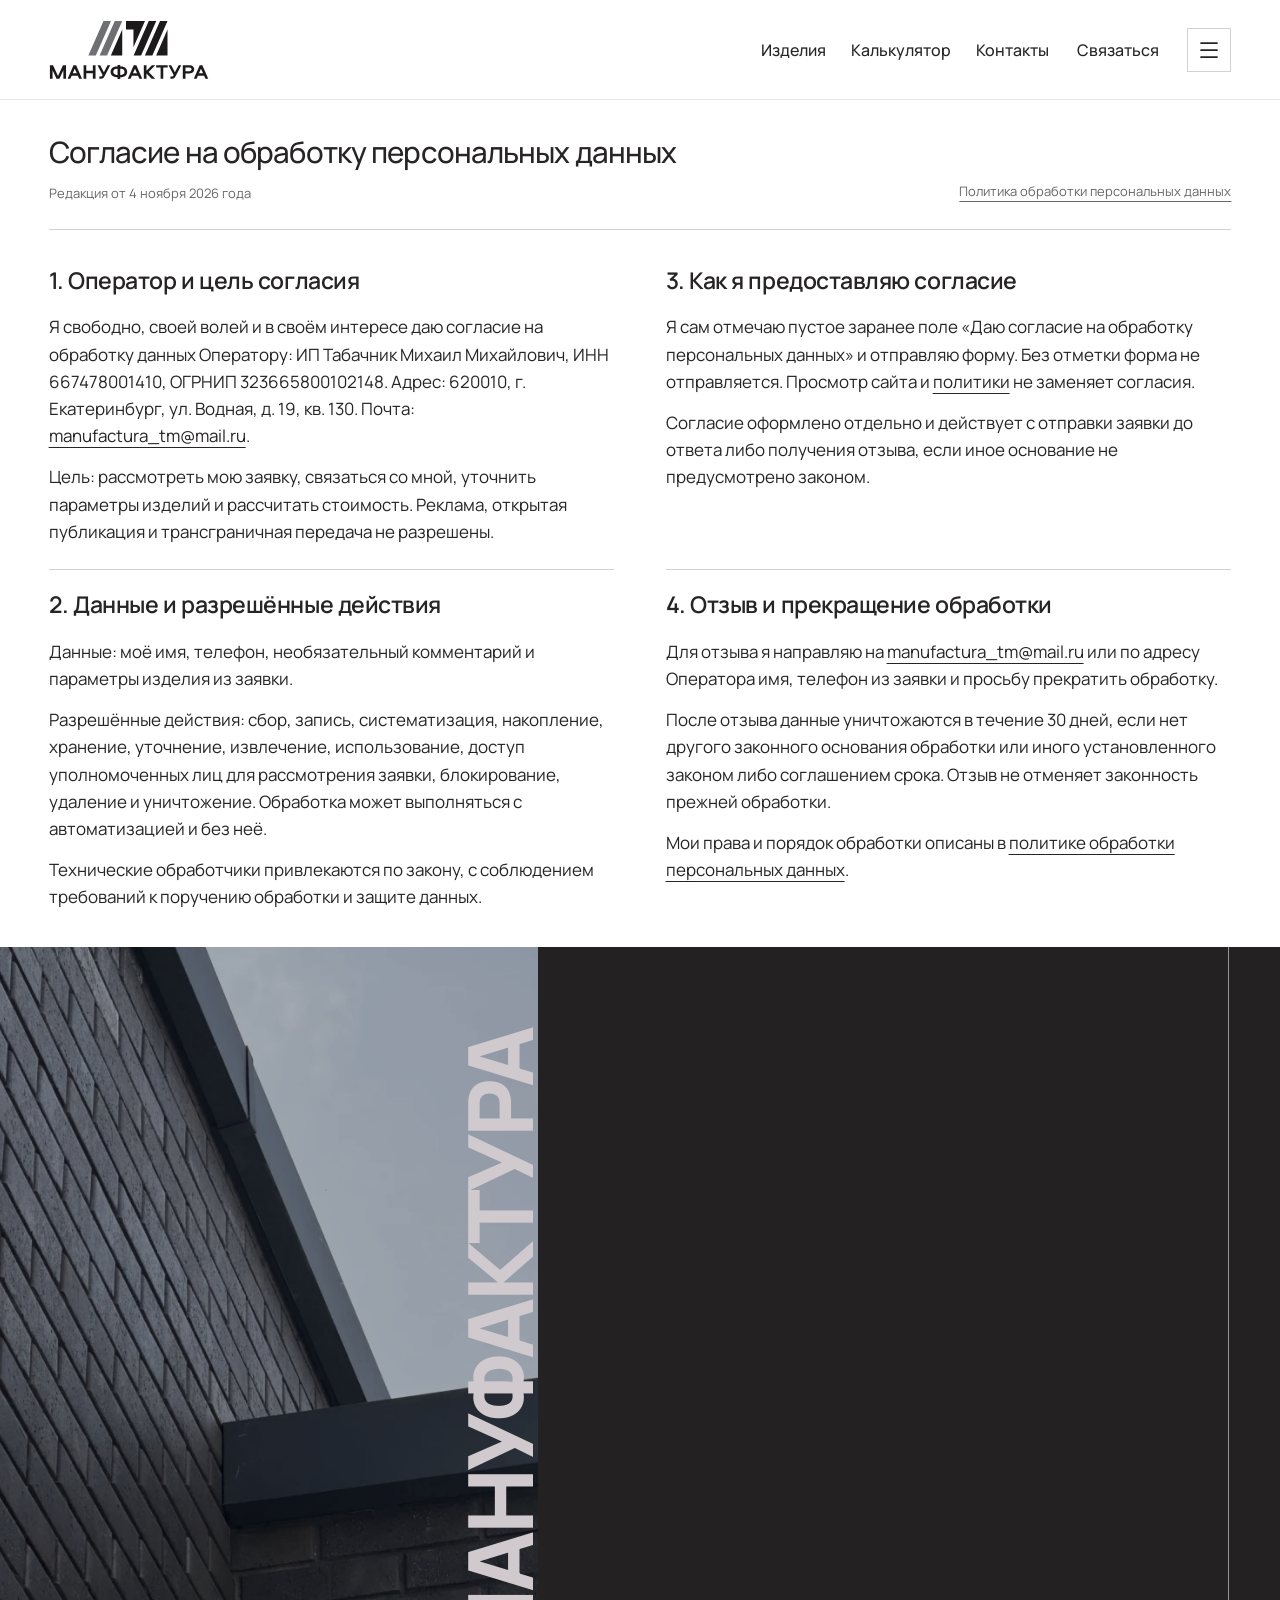
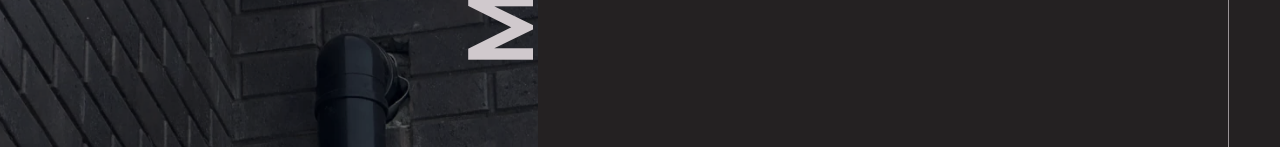
<file: consent.html>
<!DOCTYPE html>
<!-- Один экран документа и контакты. HTML, CSS, нативные ES-модули. -->
<html lang="ru" class="page page--legal" data-page-motion="" data-page-start="">
<head>
<meta charset="UTF-8"><meta name="viewport" content="width=device-width, initial-scale=1">
<script src="js/utils/page-boot.js"></script>
<meta name="theme-color" content="#ffffff"><title>Согласие на обработку персональных данных | Мануфактура</title>
<meta name="description" content="Согласие на обработку персональных данных МТМ Мануфактура. Цели, данные, порядок обработки и обратная связь.">
<meta property="og:type" content="website">
    <meta property="og:locale" content="ru_RU">
    <meta property="og:site_name" content="Мануфактура">
    <meta property="og:title" content="Согласие на обработку персональных данных | Мануфактура">
    <meta property="og:description" content="Согласие на обработку персональных данных МТМ Мануфактура. Цели, данные, порядок обработки и обратная связь.">
    <meta name="twitter:card" content="summary">
    <meta name="twitter:title" content="Согласие на обработку персональных данных | Мануфактура">
    <meta name="twitter:description" content="Согласие на обработку персональных данных МТМ Мануфактура. Цели, данные, порядок обработки и обратная связь.">
    <link rel="icon" href="icons/logo-dark.svg" type="image/svg+xml">
<link rel="preload" href="fonts/Manrope-Regular.woff2" as="font" type="font/woff2" crossorigin="anonymous">
<link rel="stylesheet" href="css/index.css"><script type="module" src="js/index.js"></script>
</head><body id="top">
    <!-- Иконки Lucide: один встроенный спрайт для всех кнопок. -->
    <svg
      xmlns="http://www.w3.org/2000/svg"
      class="icon icon--sprite"
      data-icon-sprite=""
      aria-hidden="true"
      focusable="false"
      width="0"
      height="0"
    >
      <!-- Lucide, ISC: LUCIDE-LICENSE -->
      <symbol
        id="lucide-menu"
        viewBox="0 0 24 24"
        fill="none"
        stroke="currentColor"
        stroke-width="1.75"
        stroke-linecap="round"
        stroke-linejoin="round"
      >
        <path d="M4 5h16"></path>
        <path d="M4 12h16"></path>
        <path d="M4 19h16"></path>
      </symbol>
      <symbol
        id="lucide-plus"
        viewBox="0 0 24 24"
        fill="none"
        stroke="currentColor"
        stroke-width="1.75"
        stroke-linecap="round"
        stroke-linejoin="round"
      >
        <path d="M5 12h14"></path>
        <path d="M12 5v14"></path>
      </symbol>
      <symbol
        id="lucide-arrow-right"
        viewBox="0 0 24 24"
        fill="none"
        stroke="currentColor"
        stroke-width="1.75"
        stroke-linecap="round"
        stroke-linejoin="round"
      >
        <path d="M5 12h14"></path>
        <path d="m12 5 7 7-7 7"></path>
      </symbol>
      <symbol
        id="lucide-x"
        viewBox="0 0 24 24"
        fill="none"
        stroke="currentColor"
        stroke-width="1.75"
        stroke-linecap="round"
        stroke-linejoin="round"
      >
        <path d="M18 6 6 18"></path>
        <path d="m6 6 12 12"></path>
      </symbol>
    </svg>
<a class="skip-link" href="#main">К содержимому</a>
    <!-- Шапка -->
    <header class="header" data-header="">
      <a class="header__brand" href="index.html#top" aria-label="Мануфактура, на главную"
        ><img
          src="icons/logo-dark.svg"
          width="158"
          height="60"
          alt="Мануфактура"
          data-media=""
          class="media header__logo"
          data-fallback="icons/placeholder.svg"><img
          src="icons/logo-light.svg"
          width="158"
          height="60"
          alt=""
          aria-hidden="true"
          class="header__logo header__logo--light"></a>
      <nav class="header__nav" aria-label="Основная навигация">
        <a href="index.html#products" class="header__nav-link" aria-label="Изделия">
          <span class="header__nav-window">
            <span class="header__nav-label">Изделия</span>
            <span class="header__nav-label" aria-hidden="true">Изделия</span>
          </span>
        </a>
        <a href="index.html#calculator" class="header__nav-link" aria-label="Калькулятор">
          <span class="header__nav-window">
            <span class="header__nav-label">Калькулятор</span>
            <span class="header__nav-label" aria-hidden="true">Калькулятор</span>
          </span>
        </a>
        <a href="index.html#contacts" class="header__nav-link" aria-label="Контакты">
          <span class="header__nav-window">
            <span class="header__nav-label">Контакты</span>
            <span class="header__nav-label" aria-hidden="true">Контакты</span>
          </span>
        </a>
      </nav>
      <button
        class="header__contact" aria-label="Связаться"
        type="button"
        data-open-request=""
        aria-haspopup="dialog"
        aria-controls="request-dialog"
      >
        <span class="header__nav-window">
          <span class="header__nav-label">Связаться</span>
          <span class="header__nav-label" aria-hidden="true">Связаться</span>
        </span>
      </button>
      <button
        class="header__toggle"
        aria-label="Открыть меню"
        aria-expanded="false"
        aria-controls="site-menu"
        type="button"
        data-menu-toggle=""
      >
        <svg class="icon header__menu-icon" aria-hidden="true" viewBox="0 0 24 24">
          <use href="#lucide-menu"></use></svg
        ><svg class="icon header__close-icon" aria-hidden="true" viewBox="0 0 24 24">
          <use href="#lucide-x"></use>
        </svg>
      </button>
    </header>
    <nav id="site-menu" class="header__menu" aria-label="Все разделы сайта" hidden data-menu="">
      <a href="index.html#about" class="header__menu-link"><span class="header__menu-label">01 / О компании</span></a
      ><a href="index.html#products" class="header__menu-link"><span class="header__menu-label">02 / Изделия</span></a
      ><a href="index.html#coatings" class="header__menu-link"><span class="header__menu-label">03 / Покрытия</span></a
      ><a href="index.html#calculator" class="header__menu-link"><span class="header__menu-label">04 / Калькулятор стоимости</span></a
      ><a href="index.html#geography" class="header__menu-link"><span class="header__menu-label">05 / География продаж</span></a
      ><a href="index.html#projects" class="header__menu-link"><span class="header__menu-label">06 / Галерея работ</span></a
      ><a href="index.html#contacts" class="header__menu-link"><span class="header__menu-label">07 / Контакты</span></a
      ><button
        type="button"
        class="header__menu-contact"
        data-open-request
        aria-haspopup="dialog"
        aria-controls="request-dialog"
        ><span class="header__menu-label">Связаться</span></button>
    </nav>
<main id="main" class="legal">
<div data-scroll-screen="legal-document" tabindex="0" role="region" aria-label="Текст документа"><section class="legal__screen" id="legal-document" aria-labelledby="legal-title">
<header class="legal__intro"><h1 class="legal__title" id="legal-title">Согласие на обработку персональных данных</h1>
<div class="legal__meta"><p>Редакция от <time datetime="2026-11-04">4 ноября 2026 года</time></p><a href="privacy.html">Политика обработки персональных данных</a></div></header>
<div class="legal__body"><div class="legal__column"><section class="legal__section" id="operator" aria-labelledby="operator-title"><h2 id="operator-title">1. Оператор и цель согласия</h2>
<p>Я свободно, своей волей и в своём интересе даю согласие на обработку данных Оператору: ИП Табачник Михаил Михайлович, ИНН 667478001410, ОГРНИП 323665800102148. Адрес: 620010, г. Екатеринбург, ул. Водная, д. 19, кв. 130. Почта: <a href="mailto:manufactura_tm@mail.ru">manufactura_tm@mail.ru</a>.</p>
<p>Цель: рассмотреть мою заявку, связаться со мной, уточнить параметры изделий и рассчитать стоимость. Реклама, открытая публикация и трансграничная передача не разрешены.</p></section>
<section class="legal__section" id="data" aria-labelledby="data-title"><h2 id="data-title">2. Данные и разрешённые действия</h2>
<p>Данные: моё имя, телефон, необязательный комментарий и параметры изделия из заявки.</p>
<p>Разрешённые действия: сбор, запись, систематизация, накопление, хранение, уточнение, извлечение, использование, доступ уполномоченных лиц для рассмотрения заявки, блокирование, удаление и уничтожение. Обработка может выполняться с автоматизацией и без неё.</p>
<p>Технические обработчики привлекаются по закону, с соблюдением требований к поручению обработки и защите данных.</p></section></div><div class="legal__column"><section class="legal__section" id="confirmation" aria-labelledby="confirmation-title"><h2 id="confirmation-title">3. Как я предоставляю согласие</h2>
<p>Я сам отмечаю пустое заранее поле «Даю согласие на обработку персональных данных» и отправляю форму. Без отметки форма не отправляется. Просмотр сайта и <a href="privacy.html">политики</a> не заменяет согласия.</p>
<p>Согласие оформлено отдельно и действует с отправки заявки до ответа либо получения отзыва, если иное основание не предусмотрено законом.</p></section>
<section class="legal__section" id="term" aria-labelledby="term-title"><h2 id="term-title">4. Отзыв и прекращение обработки</h2>
<p>Для отзыва я направляю на <a href="mailto:manufactura_tm@mail.ru">manufactura_tm@mail.ru</a> или по адресу Оператора имя, телефон из заявки и просьбу прекратить обработку.</p>
<p>После отзыва данные уничтожаются в течение 30 дней, если нет другого законного основания обработки или иного установленного законом либо соглашением срока. Отзыв не отменяет законность прежней обработки.</p>
<p>Мои права и порядок обработки описаны в <a href="privacy.html">политике обработки персональных данных</a>.</p></section></div></div>
</section></div></main>
<div class="legal-footer" data-scroll-screen="contacts">      <footer id="contacts" class="footer" aria-labelledby="contacts-title">
        <div class="footer__photo">
          <img
            src="images/footer.webp"
            width="1200"
            height="1600"
            alt="Графитовый парапет и кирпичная архитектура частного дома"
            loading="lazy"
            data-parallax=""
            data-parallax-position="footer"
            data-media=""
            class="media footer__image parallax__image"
            data-fallback="icons/placeholder.svg"
            decoding="async"
            srcset="
              images/footer-480.webp  480w,
              images/footer-800.webp  800w,
              images/footer.webp     1200w
            "
            sizes="50vw"><span class="footer__word" aria-hidden="true">МАНУФАКТУРА</span>
        </div>
        <div class="footer__panel">
          <div class="footer__heading">
        <span class="section-index" data-reveal="frame">07</span>
            <h2 id="contacts-title" data-reveal="heading" class="footer__title">КОНТАКТЫ</h2>
          </div>
          <div class="footer__content" data-reveal="fade">
            <a href="index.html#top" class="footer__brand footer__link" aria-label="Мануфактура, наверх"
              ><img
                src="icons/logo-light.svg"
                alt="Мануфактура"
                width="180"
                height="68"
                loading="lazy"
                data-media=""
                class="media footer__logo"
                data-fallback="icons/placeholder.svg"></a>
            
            <div class="footer__addresses">
              <div class="footer__address">
                <h3 class="footer__address-title">Производство</h3>
                <p class="footer__address-text">Щербакова, 220<br>Цокольный этаж</p>
                <a
                  href="https://yandex.ru/maps/?text=Екатеринбург%20Щербакова%20220"
                  target="_blank"
                  rel="noopener"
                  class="footer__map-link footer__link"
                  >На карте</a
                >
              </div>
              <div class="footer__address">
                <h3 class="footer__address-title">Офис</h3>
                <p class="footer__address-text">Малышева, 51<br>БЦ «Высоцкий», 25/02</p>
                <a
                  href="https://yandex.ru/maps/?text=Екатеринбург%20Малышева%2051"
                  target="_blank"
                  rel="noopener"
                  class="footer__map-link footer__link"
                  >На карте</a
                >
              </div>
            </div>
            <button
              class="button button--outline footer__project"
              type="button"
              data-open-request=""
              >Оставить заявку</button
            >
          </div>
          <div class="footer__legal" data-reveal="fade">
            <p class="footer__legal-text">
              ИП Табачник М. М.<br>ИНН 667478001410 / ОГРНИП 323665800102148
            </p>
            <p class="footer__legal-text">© <span id="year" data-year="">2026</span> Мануфактура</p>
            <nav class="footer__documents" aria-label="Юридическая информация">
              <a class="footer__link" href="privacy.html">Политика обработки данных</a>
              <a class="footer__link" href="consent.html">Согласие на обработку данных</a>
            </nav>
          </div>
        </div>
      </footer></div>
    <!-- Запрос расчёта -->
    <dialog
      id="request-dialog"
      class="request"
      aria-labelledby="request-title"
      data-request=""
      data-dialog=""
    >
      <h2 id="request-title" class="request__title" tabindex="-1" autofocus>Заявка на расчёт</h2>
      <button
        class="icon-button request__close"
        aria-label="Закрыть запрос"
        type="button"
        data-dialog-close=""
      >
        <svg aria-hidden="true" class="icon-button__icon" viewBox="0 0 24 24">
          <use href="#lucide-x"></use>
        </svg>
      </button>
      <p class="request__copy">
        Оставьте контакты. Менеджер свяжется с вами и уточнит стоимость.
      </p>
      <div class="request__spec" id="request-spec" data-request-spec=""></div>
      <form class="request__form" method="post" data-request-form="" data-request-endpoint="">
        <div class="request__fields">
          <label class="request__field">
            <span class="request__label">Ваше имя</span>
            <input class="request__input" name="name" autocomplete="name" required minlength="2" maxlength="80" placeholder="Как к вам обращаться">
          </label>
          <label class="request__field">
            <span class="request__label">Телефон</span>
            <input class="request__input" name="phone" type="tel" inputmode="tel" autocomplete="tel" required minlength="10" maxlength="30" placeholder="+7 (___) ___-__-__">
          </label>
        </div>
        <label class="request__field">
          <span class="request__label">Комментарий <span class="request__optional">необязательно</span></span>
          <textarea class="request__comment" name="comment" rows="2" maxlength="1500" placeholder="Цвет, сроки или особенности проекта"></textarea>
        </label>
        <div class="request__trap" aria-hidden="true" inert>
          <label>Ваш сайт<input name="website" tabindex="-1" autocomplete="off"></label>
        </div>
        <div class="request__agreement">
          <label class="request__consent">
            <input type="checkbox" name="consent" value="1" required>
            <span>Даю <a href="consent.html" target="_blank" rel="noopener">согласие на обработку персональных данных</a>.</span>
          </label>
          <p class="request__privacy"><a href="privacy.html" target="_blank" rel="noopener">Политика обработки персональных данных</a></p>
        </div>
        <p class="request__status" data-request-status="" role="status" aria-live="polite" hidden></p>
        <button class="button button--dark" type="submit" data-request-submit="">Отправить заявку</button>
      </form>
      <div class="request__success" data-request-success="" role="status" tabindex="-1" hidden>
        <p class="request__success-title">Спасибо! Заявка отправлена.</p>
        <p class="request__copy">Менеджер свяжется с вами по указанному телефону.</p>
        <button class="button button--dark" type="button" data-dialog-close="">Готово</button>
      </div>
      <a href="tel:+79292157775" class="request__phone">Или позвоните: +7 929 215 77 75</a>
    </dialog>
</body></html>
</file>
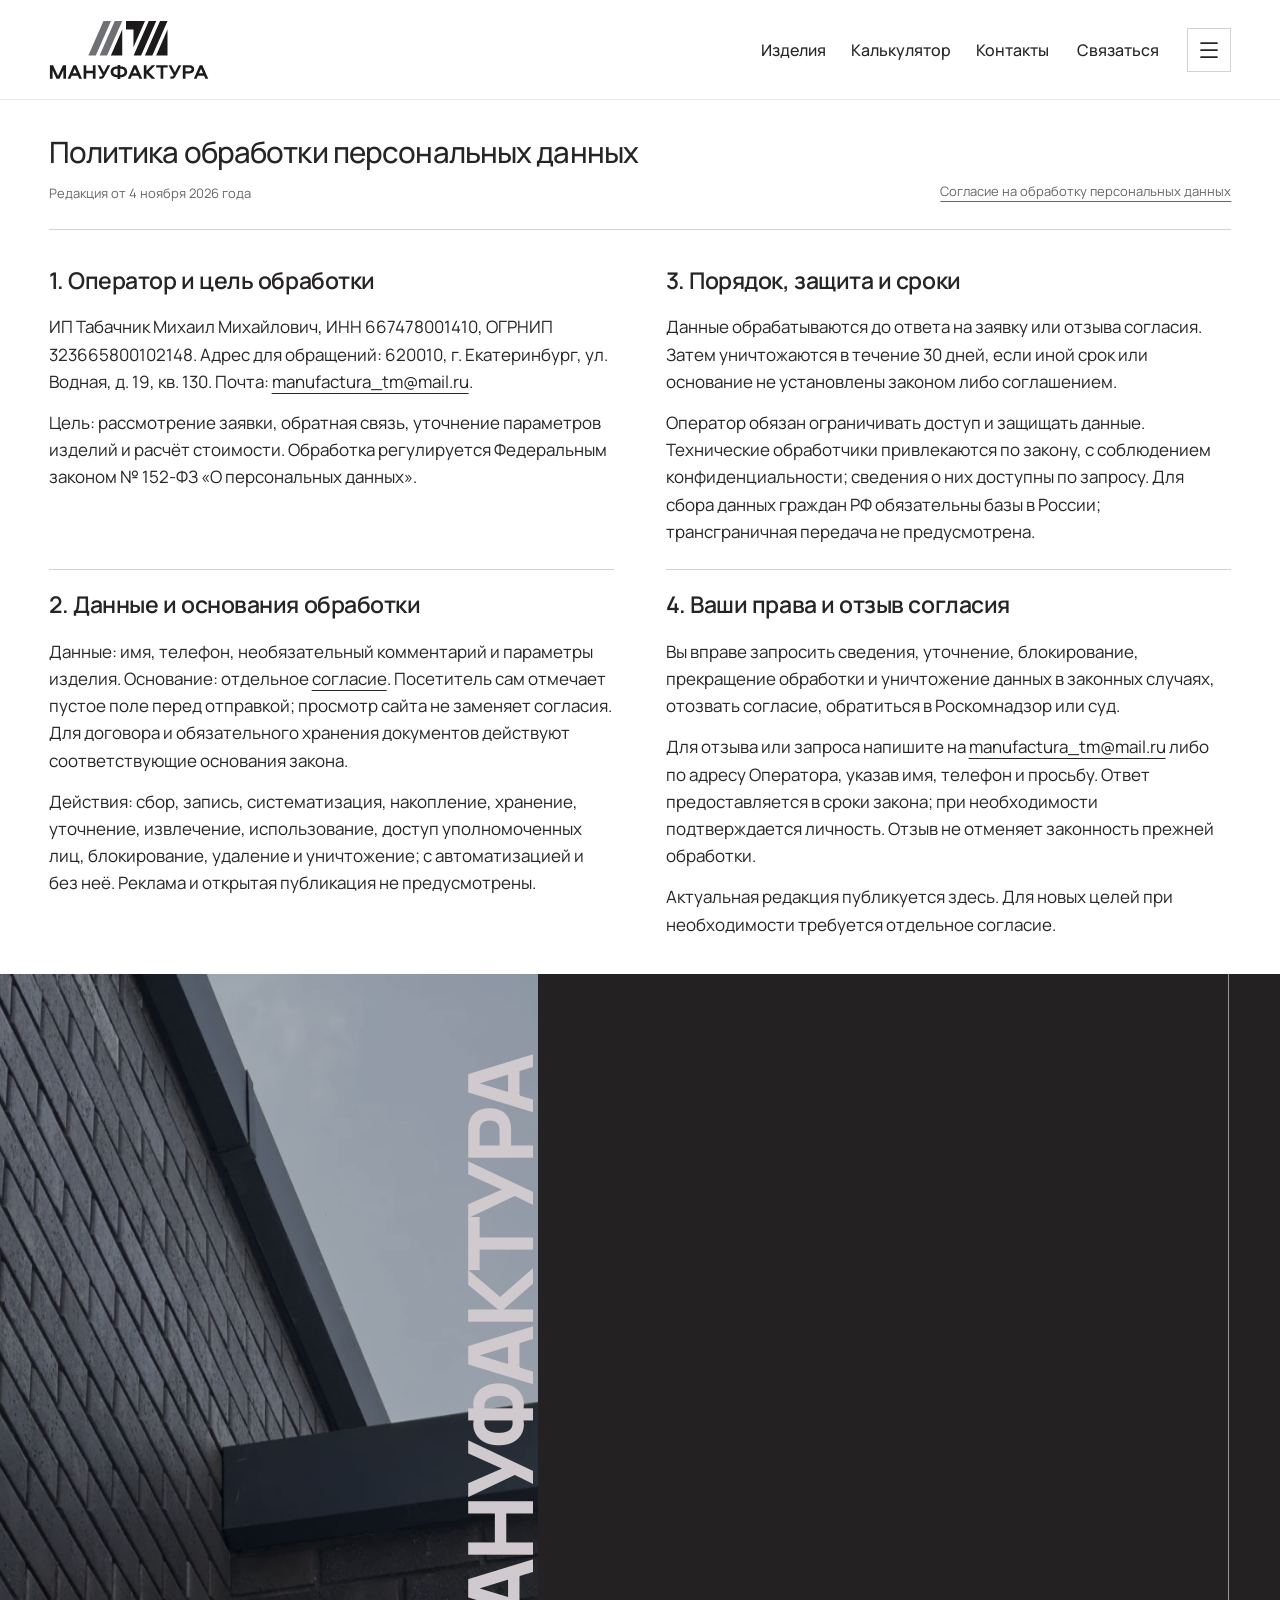
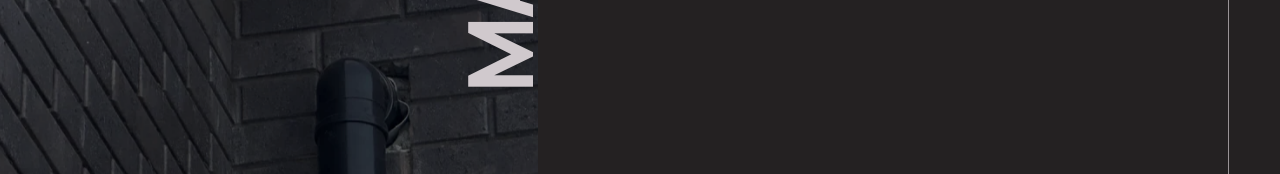
<file: privacy.html>
<!DOCTYPE html>
<!-- Один экран документа и контакты. HTML, CSS, нативные ES-модули. -->
<html lang="ru" class="page page--legal" data-page-motion="" data-page-start="">
<head>
<meta charset="UTF-8"><meta name="viewport" content="width=device-width, initial-scale=1">
<script src="js/utils/page-boot.js"></script>
<meta name="theme-color" content="#ffffff"><title>Политика обработки персональных данных | Мануфактура</title>
<meta name="description" content="Политика обработки персональных данных МТМ Мануфактура. Цели, данные, порядок обработки и обратная связь.">
<meta property="og:type" content="website">
    <meta property="og:locale" content="ru_RU">
    <meta property="og:site_name" content="Мануфактура">
    <meta property="og:title" content="Политика обработки персональных данных | Мануфактура">
    <meta property="og:description" content="Политика обработки персональных данных МТМ Мануфактура. Цели, данные, порядок обработки и обратная связь.">
    <meta name="twitter:card" content="summary">
    <meta name="twitter:title" content="Политика обработки персональных данных | Мануфактура">
    <meta name="twitter:description" content="Политика обработки персональных данных МТМ Мануфактура. Цели, данные, порядок обработки и обратная связь.">
    <link rel="icon" href="icons/logo-dark.svg" type="image/svg+xml">
<link rel="preload" href="fonts/Manrope-Regular.woff2" as="font" type="font/woff2" crossorigin="anonymous">
<link rel="stylesheet" href="css/index.css"><script type="module" src="js/index.js"></script>
</head><body id="top">
    <!-- Иконки Lucide: один встроенный спрайт для всех кнопок. -->
    <svg
      xmlns="http://www.w3.org/2000/svg"
      class="icon icon--sprite"
      data-icon-sprite=""
      aria-hidden="true"
      focusable="false"
      width="0"
      height="0"
    >
      <!-- Lucide, ISC: LUCIDE-LICENSE -->
      <symbol
        id="lucide-menu"
        viewBox="0 0 24 24"
        fill="none"
        stroke="currentColor"
        stroke-width="1.75"
        stroke-linecap="round"
        stroke-linejoin="round"
      >
        <path d="M4 5h16"></path>
        <path d="M4 12h16"></path>
        <path d="M4 19h16"></path>
      </symbol>
      <symbol
        id="lucide-plus"
        viewBox="0 0 24 24"
        fill="none"
        stroke="currentColor"
        stroke-width="1.75"
        stroke-linecap="round"
        stroke-linejoin="round"
      >
        <path d="M5 12h14"></path>
        <path d="M12 5v14"></path>
      </symbol>
      <symbol
        id="lucide-arrow-right"
        viewBox="0 0 24 24"
        fill="none"
        stroke="currentColor"
        stroke-width="1.75"
        stroke-linecap="round"
        stroke-linejoin="round"
      >
        <path d="M5 12h14"></path>
        <path d="m12 5 7 7-7 7"></path>
      </symbol>
      <symbol
        id="lucide-x"
        viewBox="0 0 24 24"
        fill="none"
        stroke="currentColor"
        stroke-width="1.75"
        stroke-linecap="round"
        stroke-linejoin="round"
      >
        <path d="M18 6 6 18"></path>
        <path d="m6 6 12 12"></path>
      </symbol>
    </svg>
<a class="skip-link" href="#main">К содержимому</a>
    <!-- Шапка -->
    <header class="header" data-header="">
      <a class="header__brand" href="index.html#top" aria-label="Мануфактура, на главную"
        ><img
          src="icons/logo-dark.svg"
          width="158"
          height="60"
          alt="Мануфактура"
          data-media=""
          class="media header__logo"
          data-fallback="icons/placeholder.svg"><img
          src="icons/logo-light.svg"
          width="158"
          height="60"
          alt=""
          aria-hidden="true"
          class="header__logo header__logo--light"></a>
      <nav class="header__nav" aria-label="Основная навигация">
        <a href="index.html#products" class="header__nav-link" aria-label="Изделия">
          <span class="header__nav-window">
            <span class="header__nav-label">Изделия</span>
            <span class="header__nav-label" aria-hidden="true">Изделия</span>
          </span>
        </a>
        <a href="index.html#calculator" class="header__nav-link" aria-label="Калькулятор">
          <span class="header__nav-window">
            <span class="header__nav-label">Калькулятор</span>
            <span class="header__nav-label" aria-hidden="true">Калькулятор</span>
          </span>
        </a>
        <a href="index.html#contacts" class="header__nav-link" aria-label="Контакты">
          <span class="header__nav-window">
            <span class="header__nav-label">Контакты</span>
            <span class="header__nav-label" aria-hidden="true">Контакты</span>
          </span>
        </a>
      </nav>
      <button
        class="header__contact" aria-label="Связаться"
        type="button"
        data-open-request=""
        aria-haspopup="dialog"
        aria-controls="request-dialog"
      >
        <span class="header__nav-window">
          <span class="header__nav-label">Связаться</span>
          <span class="header__nav-label" aria-hidden="true">Связаться</span>
        </span>
      </button>
      <button
        class="header__toggle"
        aria-label="Открыть меню"
        aria-expanded="false"
        aria-controls="site-menu"
        type="button"
        data-menu-toggle=""
      >
        <svg class="icon header__menu-icon" aria-hidden="true" viewBox="0 0 24 24">
          <use href="#lucide-menu"></use></svg
        ><svg class="icon header__close-icon" aria-hidden="true" viewBox="0 0 24 24">
          <use href="#lucide-x"></use>
        </svg>
      </button>
    </header>
    <nav id="site-menu" class="header__menu" aria-label="Все разделы сайта" hidden data-menu="">
      <a href="index.html#about" class="header__menu-link"><span class="header__menu-label">01 / О компании</span></a
      ><a href="index.html#products" class="header__menu-link"><span class="header__menu-label">02 / Изделия</span></a
      ><a href="index.html#coatings" class="header__menu-link"><span class="header__menu-label">03 / Покрытия</span></a
      ><a href="index.html#calculator" class="header__menu-link"><span class="header__menu-label">04 / Калькулятор стоимости</span></a
      ><a href="index.html#geography" class="header__menu-link"><span class="header__menu-label">05 / География продаж</span></a
      ><a href="index.html#projects" class="header__menu-link"><span class="header__menu-label">06 / Галерея работ</span></a
      ><a href="index.html#contacts" class="header__menu-link"><span class="header__menu-label">07 / Контакты</span></a
      ><button
        type="button"
        class="header__menu-contact"
        data-open-request
        aria-haspopup="dialog"
        aria-controls="request-dialog"
        ><span class="header__menu-label">Связаться</span></button>
    </nav>
<main id="main" class="legal">
<div data-scroll-screen="legal-document" tabindex="0" role="region" aria-label="Текст документа"><section class="legal__screen" id="legal-document" aria-labelledby="legal-title">
<header class="legal__intro"><h1 class="legal__title" id="legal-title">Политика обработки персональных данных</h1>
<div class="legal__meta"><p>Редакция от <time datetime="2026-11-04">4 ноября 2026 года</time></p><a href="consent.html">Согласие на обработку персональных данных</a></div></header>
<div class="legal__body"><div class="legal__column"><section class="legal__section" id="operator" aria-labelledby="operator-title"><h2 id="operator-title">1. Оператор и цель обработки</h2>
<p>ИП Табачник Михаил Михайлович, ИНН 667478001410, ОГРНИП 323665800102148. Адрес для обращений: 620010, г. Екатеринбург, ул. Водная, д. 19, кв. 130. Почта: <a href="mailto:manufactura_tm@mail.ru">manufactura_tm@mail.ru</a>.</p>
<p>Цель: рассмотрение заявки, обратная связь, уточнение параметров изделий и расчёт стоимости. Обработка регулируется Федеральным законом № 152-ФЗ «О персональных данных».</p></section>
<section class="legal__section" id="purpose" aria-labelledby="purpose-title"><h2 id="purpose-title">2. Данные и основания обработки</h2>
<p>Данные: имя, телефон, необязательный комментарий и параметры изделия. Основание: отдельное <a href="consent.html">согласие</a>. Посетитель сам отмечает пустое поле перед отправкой; просмотр сайта не заменяет согласия. Для договора и обязательного хранения документов действуют соответствующие основания закона.</p>
<p>Действия: сбор, запись, систематизация, накопление, хранение, уточнение, извлечение, использование, доступ уполномоченных лиц, блокирование, удаление и уничтожение; с автоматизацией и без неё. Реклама и открытая публикация не предусмотрены.</p>
</section></div><div class="legal__column"><section class="legal__section" id="processing" aria-labelledby="processing-title"><h2 id="processing-title">3. Порядок, защита и сроки</h2>
<p>Данные обрабатываются до ответа на заявку или отзыва согласия. Затем уничтожаются в течение 30 дней, если иной срок или основание не установлены законом либо соглашением.</p>
<p>Оператор обязан ограничивать доступ и защищать данные. Технические обработчики привлекаются по закону, с соблюдением конфиденциальности; сведения о них доступны по запросу. Для сбора данных граждан РФ обязательны базы в России; трансграничная передача не предусмотрена.</p>
</section>
<section class="legal__section" id="rights" aria-labelledby="rights-title"><h2 id="rights-title">4. Ваши права и отзыв согласия</h2>
<p>Вы вправе запросить сведения, уточнение, блокирование, прекращение обработки и уничтожение данных в законных случаях, отозвать согласие, обратиться в Роскомнадзор или суд.</p>
<p>Для отзыва или запроса напишите на <a href="mailto:manufactura_tm@mail.ru">manufactura_tm@mail.ru</a> либо по адресу Оператора, указав имя, телефон и просьбу. Ответ предоставляется в сроки закона; при необходимости подтверждается личность. Отзыв не отменяет законность прежней обработки.</p>
<p>Актуальная редакция публикуется здесь. Для новых целей при необходимости требуется отдельное согласие.</p></section></div></div>
</section></div></main>
<div class="legal-footer" data-scroll-screen="contacts">      <footer id="contacts" class="footer" aria-labelledby="contacts-title">
        <div class="footer__photo">
          <img
            src="images/footer.webp"
            width="1200"
            height="1600"
            alt="Графитовый парапет и кирпичная архитектура частного дома"
            loading="lazy"
            data-parallax=""
            data-parallax-position="footer"
            data-media=""
            class="media footer__image parallax__image"
            data-fallback="icons/placeholder.svg"
            decoding="async"
            srcset="
              images/footer-480.webp  480w,
              images/footer-800.webp  800w,
              images/footer.webp     1200w
            "
            sizes="50vw"><span class="footer__word" aria-hidden="true">МАНУФАКТУРА</span>
        </div>
        <div class="footer__panel">
          <div class="footer__heading">
        <span class="section-index" data-reveal="frame">07</span>
            <h2 id="contacts-title" data-reveal="heading" class="footer__title">КОНТАКТЫ</h2>
          </div>
          <div class="footer__content" data-reveal="fade">
            <a href="index.html#top" class="footer__brand footer__link" aria-label="Мануфактура, наверх"
              ><img
                src="icons/logo-light.svg"
                alt="Мануфактура"
                width="180"
                height="68"
                loading="lazy"
                data-media=""
                class="media footer__logo"
                data-fallback="icons/placeholder.svg"></a>
            
            <div class="footer__addresses">
              <div class="footer__address">
                <h3 class="footer__address-title">Производство</h3>
                <p class="footer__address-text">Щербакова, 220<br>Цокольный этаж</p>
                <a
                  href="https://yandex.ru/maps/?text=Екатеринбург%20Щербакова%20220"
                  target="_blank"
                  rel="noopener"
                  class="footer__map-link footer__link"
                  >На карте</a
                >
              </div>
              <div class="footer__address">
                <h3 class="footer__address-title">Офис</h3>
                <p class="footer__address-text">Малышева, 51<br>БЦ «Высоцкий», 25/02</p>
                <a
                  href="https://yandex.ru/maps/?text=Екатеринбург%20Малышева%2051"
                  target="_blank"
                  rel="noopener"
                  class="footer__map-link footer__link"
                  >На карте</a
                >
              </div>
            </div>
            <button
              class="button button--outline footer__project"
              type="button"
              data-open-request=""
              >Оставить заявку</button
            >
          </div>
          <div class="footer__legal" data-reveal="fade">
            <p class="footer__legal-text">
              ИП Табачник М. М.<br>ИНН 667478001410 / ОГРНИП 323665800102148
            </p>
            <p class="footer__legal-text">© <span id="year" data-year="">2026</span> Мануфактура</p>
            <nav class="footer__documents" aria-label="Юридическая информация">
              <a class="footer__link" href="privacy.html">Политика обработки данных</a>
              <a class="footer__link" href="consent.html">Согласие на обработку данных</a>
            </nav>
          </div>
        </div>
      </footer></div>
    <!-- Запрос расчёта -->
    <dialog
      id="request-dialog"
      class="request"
      aria-labelledby="request-title"
      data-request=""
      data-dialog=""
    >
      <h2 id="request-title" class="request__title" tabindex="-1" autofocus>Заявка на расчёт</h2>
      <button
        class="icon-button request__close"
        aria-label="Закрыть запрос"
        type="button"
        data-dialog-close=""
      >
        <svg aria-hidden="true" class="icon-button__icon" viewBox="0 0 24 24">
          <use href="#lucide-x"></use>
        </svg>
      </button>
      <p class="request__copy">
        Оставьте контакты. Менеджер свяжется с вами и уточнит стоимость.
      </p>
      <div class="request__spec" id="request-spec" data-request-spec=""></div>
      <form class="request__form" method="post" data-request-form="" data-request-endpoint="">
        <div class="request__fields">
          <label class="request__field">
            <span class="request__label">Ваше имя</span>
            <input class="request__input" name="name" autocomplete="name" required minlength="2" maxlength="80" placeholder="Как к вам обращаться">
          </label>
          <label class="request__field">
            <span class="request__label">Телефон</span>
            <input class="request__input" name="phone" type="tel" inputmode="tel" autocomplete="tel" required minlength="10" maxlength="30" placeholder="+7 (___) ___-__-__">
          </label>
        </div>
        <label class="request__field">
          <span class="request__label">Комментарий <span class="request__optional">необязательно</span></span>
          <textarea class="request__comment" name="comment" rows="2" maxlength="1500" placeholder="Цвет, сроки или особенности проекта"></textarea>
        </label>
        <div class="request__trap" aria-hidden="true" inert>
          <label>Ваш сайт<input name="website" tabindex="-1" autocomplete="off"></label>
        </div>
        <div class="request__agreement">
          <label class="request__consent">
            <input type="checkbox" name="consent" value="1" required>
            <span>Даю <a href="consent.html" target="_blank" rel="noopener">согласие на обработку персональных данных</a>.</span>
          </label>
          <p class="request__privacy"><a href="privacy.html" target="_blank" rel="noopener">Политика обработки персональных данных</a></p>
        </div>
        <p class="request__status" data-request-status="" role="status" aria-live="polite" hidden></p>
        <button class="button button--dark" type="submit" data-request-submit="">Отправить заявку</button>
      </form>
      <div class="request__success" data-request-success="" role="status" tabindex="-1" hidden>
        <p class="request__success-title">Спасибо! Заявка отправлена.</p>
        <p class="request__copy">Менеджер свяжется с вами по указанному телефону.</p>
        <button class="button button--dark" type="button" data-dialog-close="">Готово</button>
      </div>
      <a href="tel:+79292157775" class="request__phone">Или позвоните: +7 929 215 77 75</a>
    </dialog>
</body></html>
</file>
<file: css/index.css>
/* Все стили подключаются браузером напрямую. Порядок слоёв сохраняет каскад. */
@layer reset, foundation, responsive, framing, viewport, screens, controls, layout, adaptive, motion;

@import url('base/normalize.css');
@import url('base/vars.css');
@import url('base/fonts.css');
@import url('base/globals.css');
@import url('blocks/button.css');
@import url('blocks/skip-link.css');
@import url('blocks/header.css');
@import url('blocks/hero.css');
@import url('blocks/section.css');
@import url('blocks/section-heading.css');
@import url('blocks/section-index.css');
@import url('blocks/about.css');
@import url('blocks/rule.css');
@import url('blocks/catalog.css');
@import url('blocks/product.css');
@import url('blocks/coatings.css');
@import url('blocks/calculator.css');
@import url('blocks/calculator-select.css');
@import url('blocks/contact-channels.css');
@import url('blocks/drawing.css');
@import url('blocks/geography.css');
@import url('blocks/gallery.css');
@import url('blocks/footer.css');
@import url('blocks/icon-button.css');
@import url('blocks/lightbox.css');
@import url('blocks/request.css');
@import url('blocks/icon.css');
@import url('blocks/motion.css');
@import url('blocks/media.css');
@import url('blocks/legal.css');
@import url('blocks/button-motion.css');
</file>
